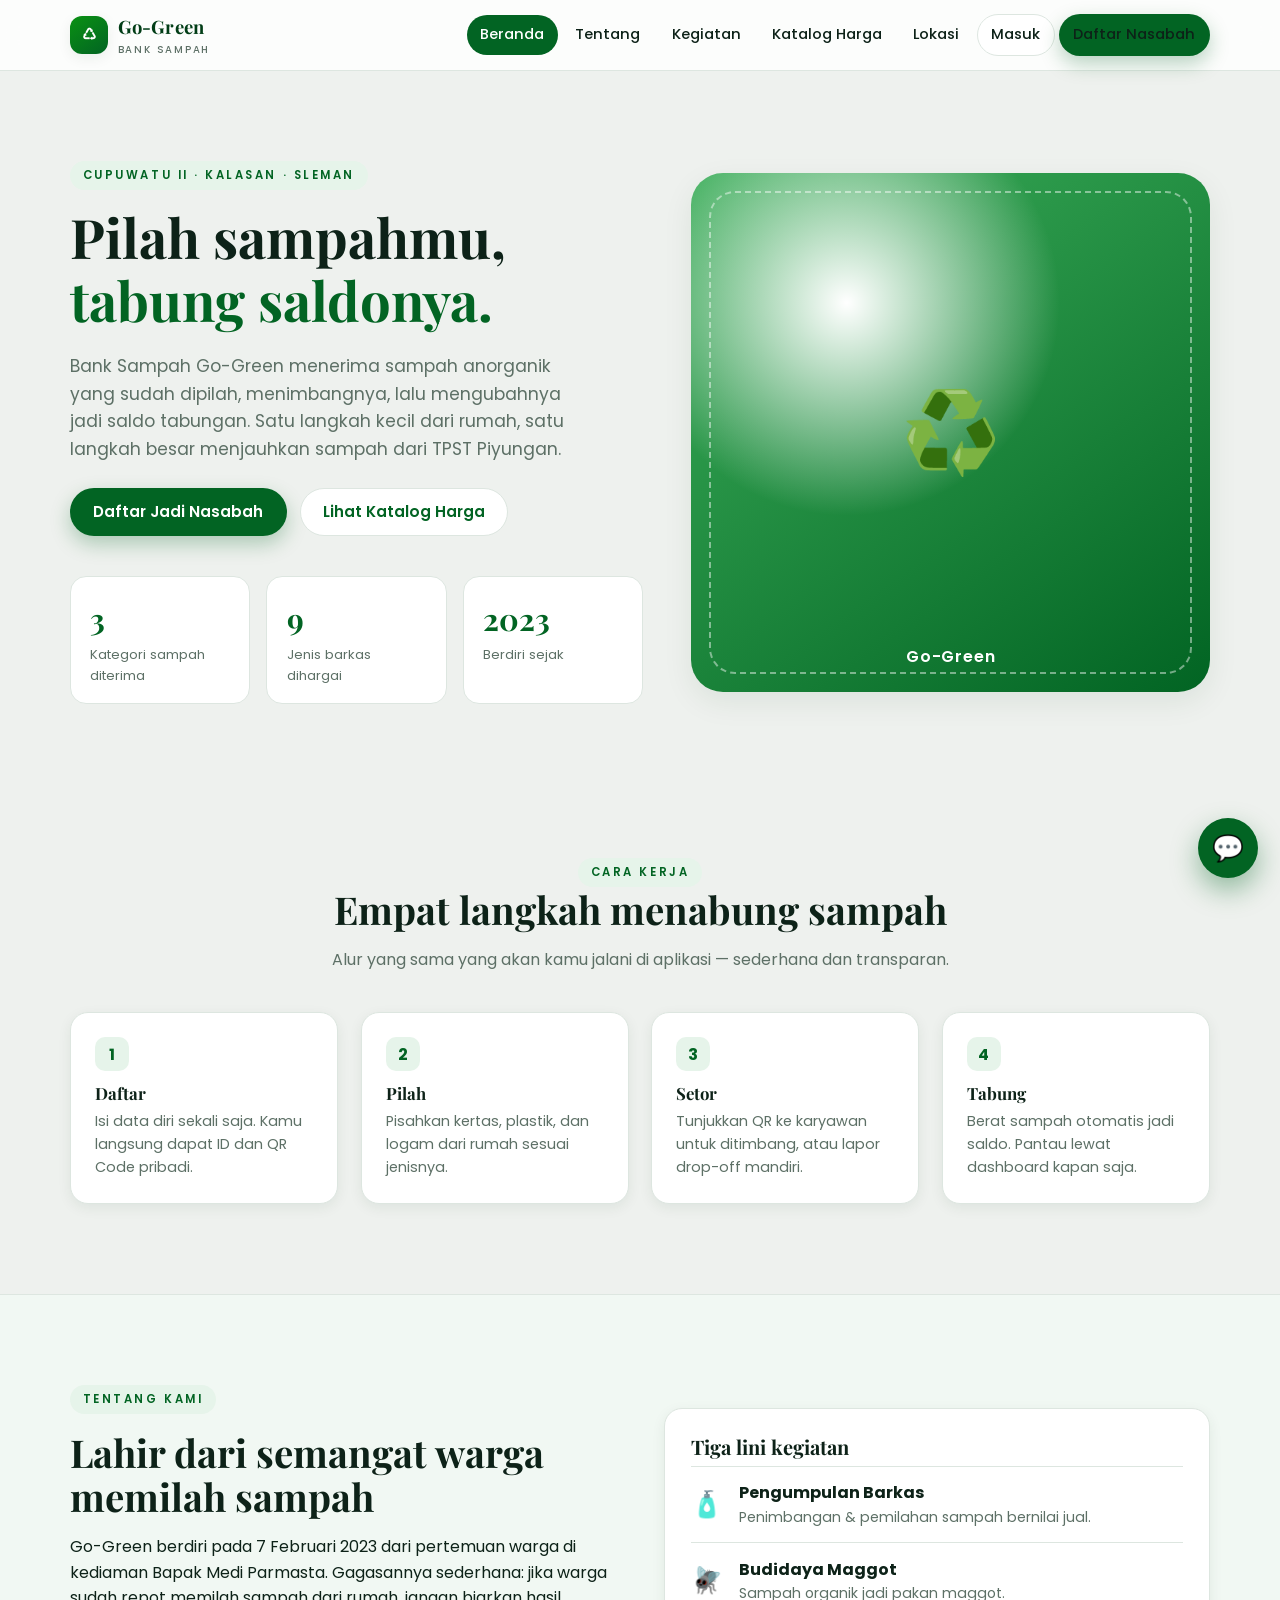
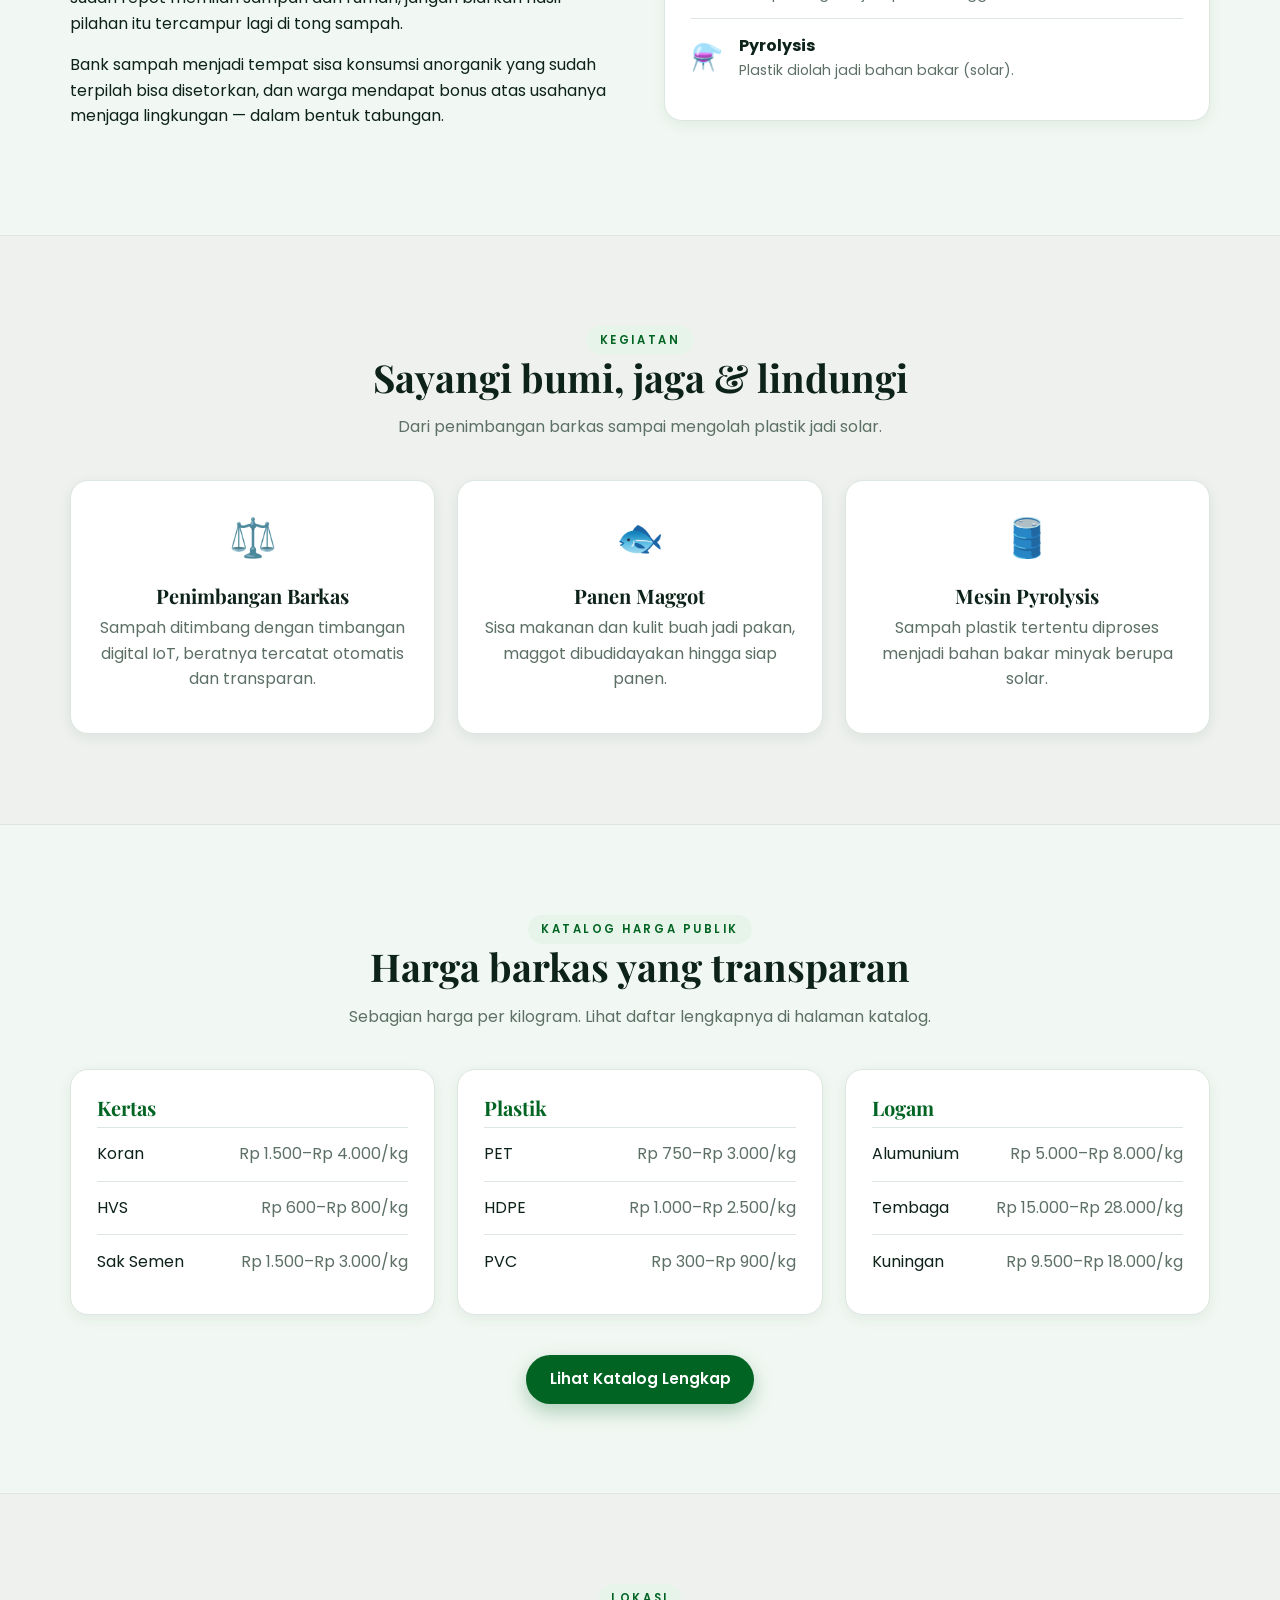
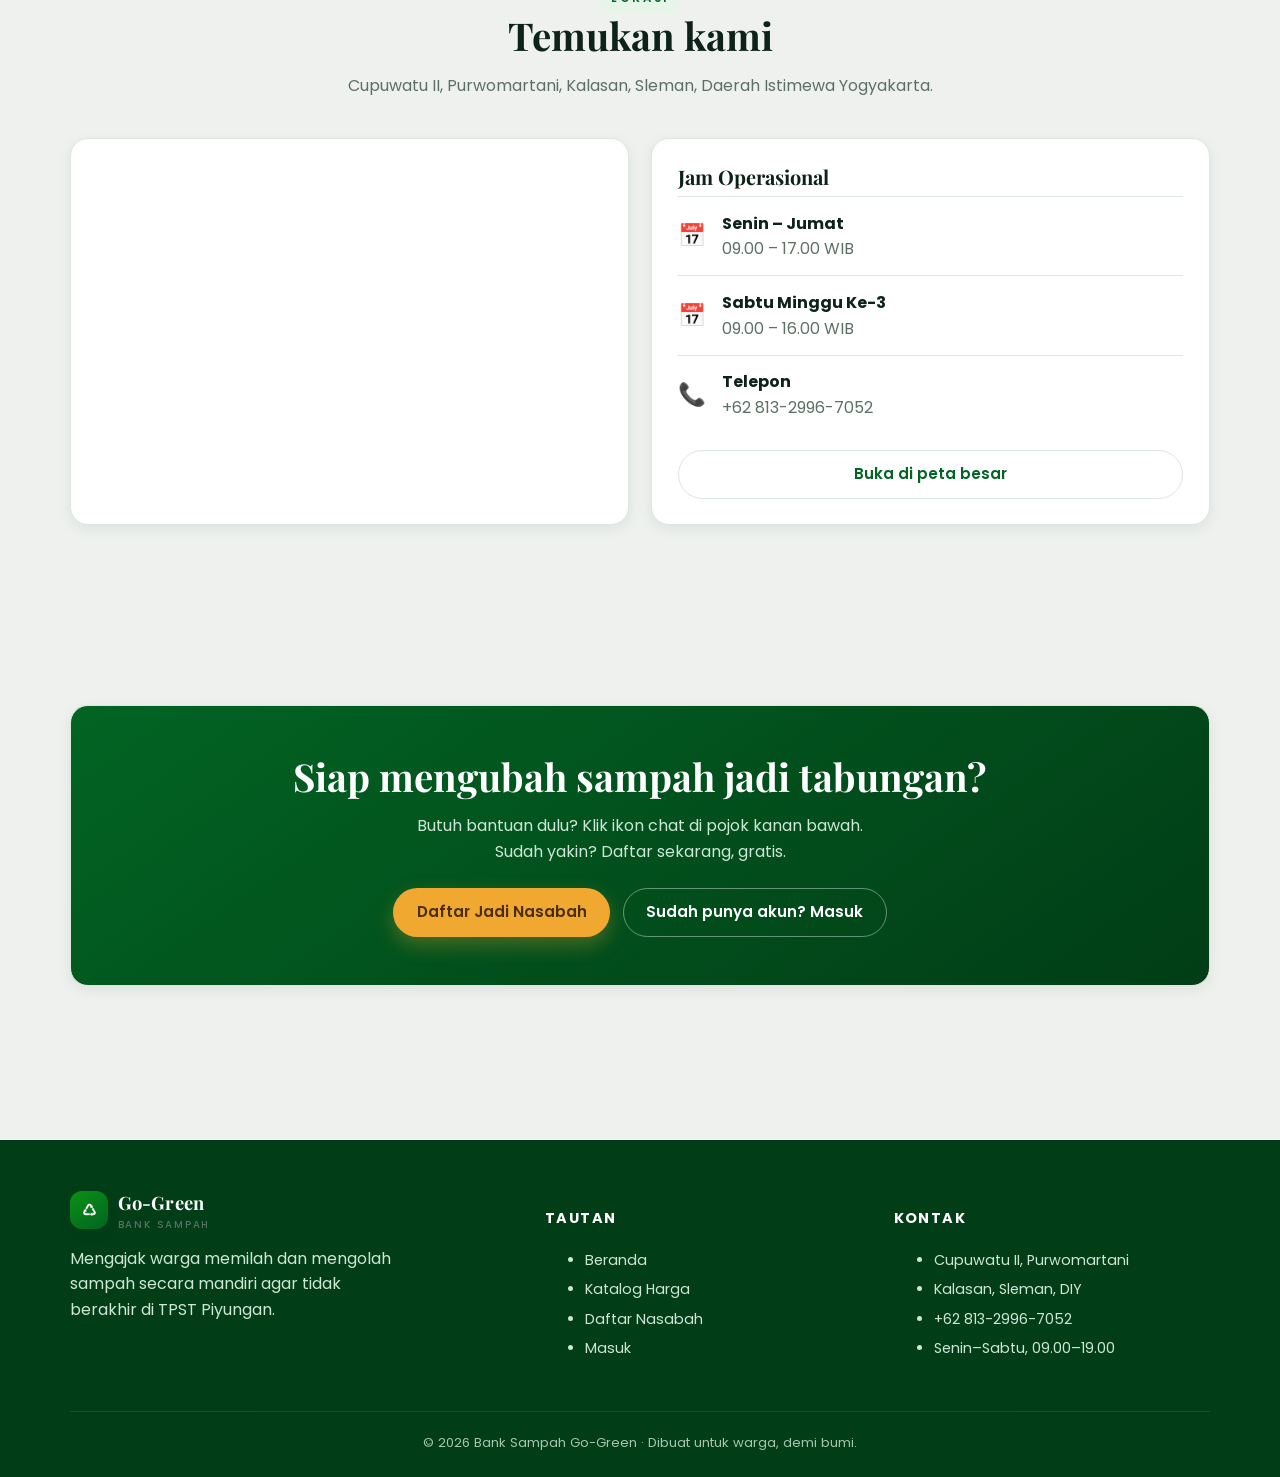
<file: index.html>
<!DOCTYPE html>
<html lang="id">
<head>
  <meta charset="UTF-8">
  <meta name="viewport" content="width=device-width, initial-scale=1.0">
  <title>Bank Sampah Go-Green — Pilah Sampah, Tabung Saldo</title>
  <meta name="description" content="Bank Sampah Go-Green: setor sampah anorganik terpilah, dapatkan saldo tabungan. Cupuwatu II, Purwomartani, Kalasan, Sleman.">
  <link rel="stylesheet" href="assets/css/app.css">
</head>
<body>
  <script src="assets/js/store.js"></script>
  <script>GG.renderTopbar('beranda', 'public');</script>

  <!-- ============ HERO ============ -->
  <header class="hero">
    <div class="container hero-grid">
      <div>
        <span class="eyebrow">Cupuwatu II · Kalasan · Sleman</span>
        <h1 class="mt-2">Pilah sampahmu, <span>tabung saldonya.</span></h1>
        <p class="lead">Bank Sampah Go-Green menerima sampah anorganik yang sudah dipilah,
          menimbangnya, lalu mengubahnya jadi saldo tabungan. Satu langkah kecil dari rumah,
          satu langkah besar menjauhkan sampah dari TPST Piyungan.</p>
        <div class="hero-cta">
          <a href="daftar.html" class="btn btn-primary">Daftar Jadi Nasabah</a>
          <a href="katalog-harga.html" class="btn btn-ghost">Lihat Katalog Harga</a>
        </div>
        <div class="stats">
          <div class="stat"><div class="n">3</div><div class="l">Kategori sampah diterima</div></div>
          <div class="stat"><div class="n">9</div><div class="l">Jenis barkas dihargai</div></div>
          <div class="stat"><div class="n">2023</div><div class="l">Berdiri sejak</div></div>
        </div>
      </div>
      <div class="hero-art">
        <div class="ring"></div>
        <div class="big">♻️</div>
        <div class="cap">Go-Green</div>
      </div>
    </div>
  </header>

  <!-- ============ ALUR JADI NASABAH (eksplorasi) ============ -->
  <section class="section" id="alur">
    <div class="container">
      <div class="section-head">
        <span class="eyebrow">Cara Kerja</span>
        <h2>Empat langkah menabung sampah</h2>
        <p>Alur yang sama yang akan kamu jalani di aplikasi — sederhana dan transparan.</p>
      </div>
      <div class="grid grid-4">
        <div class="step"><div class="num">1</div><h3>Daftar</h3><p>Isi data diri sekali saja. Kamu langsung dapat ID dan QR Code pribadi.</p></div>
        <div class="step"><div class="num">2</div><h3>Pilah</h3><p>Pisahkan kertas, plastik, dan logam dari rumah sesuai jenisnya.</p></div>
        <div class="step"><div class="num">3</div><h3>Setor</h3><p>Tunjukkan QR ke karyawan untuk ditimbang, atau lapor drop-off mandiri.</p></div>
        <div class="step"><div class="num">4</div><h3>Tabung</h3><p>Berat sampah otomatis jadi saldo. Pantau lewat dashboard kapan saja.</p></div>
      </div>
    </div>
  </section>

  <!-- ============ TENTANG ============ -->
  <section class="section" id="tentang" style="background:var(--leaf-50);border-block:1px solid var(--line)">
    <div class="container">
      <div class="grid grid-2" style="align-items:center;gap:3rem">
        <div>
          <span class="eyebrow">Tentang Kami</span>
          <h2 class="mt-2">Lahir dari semangat warga memilah sampah</h2>
          <p>Go-Green berdiri pada 7 Februari 2023 dari pertemuan warga di kediaman Bapak Medi Parmasta.
            Gagasannya sederhana: jika warga sudah repot memilah sampah dari rumah, jangan biarkan hasil
            pilahan itu tercampur lagi di tong sampah.</p>
          <p>Bank sampah menjadi tempat sisa konsumsi anorganik yang sudah terpilah bisa disetorkan,
            dan warga mendapat bonus atas usahanya menjaga lingkungan — dalam bentuk tabungan.</p>
        </div>
        <div class="card" style="background:#fff">
          <h3>Tiga lini kegiatan</h3>
          <div class="row-item"><div style="font-size:1.6rem">🧴</div><div class="grow"><b>Pengumpulan Barkas</b><div class="muted" style="font-size:.88rem">Penimbangan & pemilahan sampah bernilai jual.</div></div></div>
          <div class="row-item"><div style="font-size:1.6rem">🪰</div><div class="grow"><b>Budidaya Maggot</b><div class="muted" style="font-size:.88rem">Sampah organik jadi pakan maggot.</div></div></div>
          <div class="row-item"><div style="font-size:1.6rem">⚗️</div><div class="grow"><b>Pyrolysis</b><div class="muted" style="font-size:.88rem">Plastik diolah jadi bahan bakar (solar).</div></div></div>
        </div>
      </div>
    </div>
  </section>

  <!-- ============ KEGIATAN ============ -->
  <section class="section" id="kegiatan">
    <div class="container">
      <div class="section-head">
        <span class="eyebrow">Kegiatan</span>
        <h2>Sayangi bumi, jaga & lindungi</h2>
        <p>Dari penimbangan barkas sampai mengolah plastik jadi solar.</p>
      </div>
      <div class="grid grid-3">
        <div class="card center"><div style="font-size:2.4rem">⚖️</div><h3 class="mt-2">Penimbangan Barkas</h3><p class="muted">Sampah ditimbang dengan timbangan digital IoT, beratnya tercatat otomatis dan transparan.</p></div>
        <div class="card center"><div style="font-size:2.4rem">🐟</div><h3 class="mt-2">Panen Maggot</h3><p class="muted">Sisa makanan dan kulit buah jadi pakan, maggot dibudidayakan hingga siap panen.</p></div>
        <div class="card center"><div style="font-size:2.4rem">🛢️</div><h3 class="mt-2">Mesin Pyrolysis</h3><p class="muted">Sampah plastik tertentu diproses menjadi bahan bakar minyak berupa solar.</p></div>
      </div>
    </div>
  </section>

  <!-- ============ KATALOG RINGKAS ============ -->
  <section class="section" id="harga" style="background:var(--leaf-50);border-block:1px solid var(--line)">
    <div class="container">
      <div class="section-head">
        <span class="eyebrow">Katalog Harga Publik</span>
        <h2>Harga barkas yang transparan</h2>
        <p>Sebagian harga per kilogram. Lihat daftar lengkapnya di halaman katalog.</p>
      </div>
      <div class="grid grid-3" id="harga-preview"></div>
      <div class="center mt-4"><a href="katalog-harga.html" class="btn btn-primary">Lihat Katalog Lengkap</a></div>
    </div>
  </section>

  <!-- ============ PETA LOKASI ============ -->
  <section class="section" id="lokasi">
    <div class="container">
      <div class="section-head">
        <span class="eyebrow">Lokasi</span>
        <h2>Temukan kami</h2>
        <p>Cupuwatu II, Purwomartani, Kalasan, Sleman, Daerah Istimewa Yogyakarta.</p>
      </div>
      <div class="grid grid-2" style="gap:1.4rem;align-items:stretch">
        <div class="card" style="padding:0;overflow:hidden;min-height:320px">
          <iframe title="Peta Lokasi Bank Sampah Go-Green" width="100%" height="100%" style="border:0;min-height:320px;display:block"
            loading="lazy" referrerpolicy="no-referrer-when-downgrade"
            src="https://www.openstreetmap.org/export/embed.html?bbox=110.440%2C-7.778%2C110.470%2C-7.758&layer=mapnik&marker=-7.768%2C110.455"></iframe>
        </div>
        <div class="card">
          <h3>Jam Operasional</h3>
          <div class="row-item"><div style="font-size:1.4rem">📅</div><div class="grow"><b>Senin – Jumat</b><div class="muted">09.00 – 17.00 WIB</div></div></div>
          <div class="row-item"><div style="font-size:1.4rem">📅</div><div class="grow"><b>Sabtu Minggu Ke-3</b><div class="muted">09.00 – 16.00 WIB</div></div></div>
          <div class="row-item"><div style="font-size:1.4rem">📞</div><div class="grow"><b>Telepon</b><div class="muted">+62 813-2996-7052</div></div></div>
          <a class="btn btn-ghost btn-block mt-2" target="_blank" rel="noopener"
             href="https://www.openstreetmap.org/?mlat=-7.768&mlon=110.455#map=16/-7.768/110.455">Buka di peta besar</a>
        </div>
      </div>
    </div>
  </section>

  <!-- ============ CTA AKHIR ============ -->
  <section class="section">
    <div class="container">
      <div class="card center" style="background:linear-gradient(145deg,var(--green-700),var(--green-900));color:#fff;padding:3rem">
        <h2 style="color:#fff">Siap mengubah sampah jadi tabungan?</h2>
        <p style="color:#cfe6d6;max-width:46ch;margin-inline:auto">Butuh bantuan dulu? Klik ikon chat di pojok kanan bawah. Sudah yakin? Daftar sekarang, gratis.</p>
        <div class="hero-cta" style="justify-content:center">
          <a href="daftar.html" class="btn btn-amber">Daftar Jadi Nasabah</a>
          <a href="login.html" class="btn btn-ghost" style="background:transparent;color:#fff;border-color:rgba(255,255,255,.4)">Sudah punya akun? Masuk</a>
        </div>
      </div>
    </div>
  </section>

  <script>
    GG.renderFooter();
    GG.renderChatbot();
    // preview harga (ambil 1 item termurah & termahal tiap kategori utk ringkasan)
    (function () {
      const wrap = document.getElementById('harga-preview');
      GG.getPrices().forEach(cat => {
        const items = cat.items.map(it =>
          `<div class="row-item"><div class="grow">${it.nama}</div><div class="price muted">${GG.rupiah(it.min)}–${GG.rupiah(it.max)}/kg</div></div>`
        ).join('');
        wrap.insertAdjacentHTML('beforeend',
          `<div class="card"><h3 style="color:var(--green-700)">${cat.kategori}</h3>${items}</div>`);
      });
    })();
  </script>
</body>
</html>
</file>
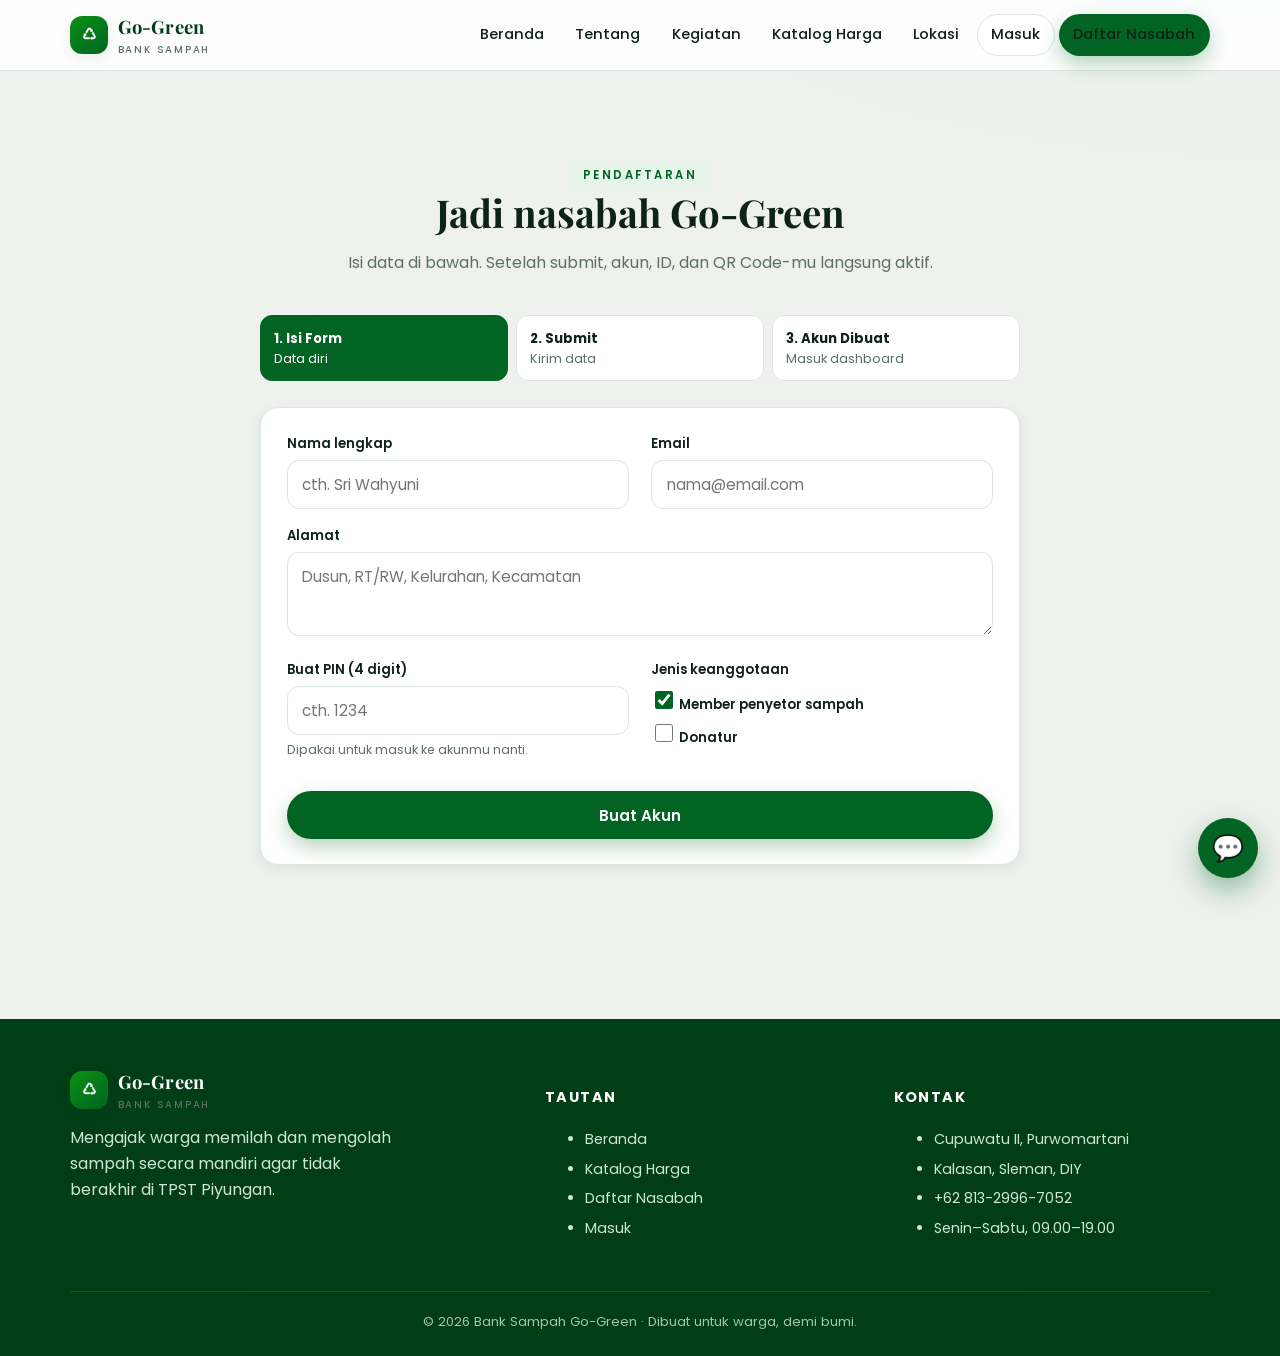
<file: daftar.html>
<!DOCTYPE html>
<html lang="id">
<head>
  <meta charset="UTF-8">
  <meta name="viewport" content="width=device-width, initial-scale=1.0">
  <title>Daftar Nasabah — Bank Sampah Go-Green</title>
  <link rel="stylesheet" href="assets/css/app.css">
</head>
<body>
  <script src="assets/js/store.js"></script>
  <script>GG.renderTopbar('', 'public');</script>

  <section class="section">
    <div class="container" style="max-width:760px">
      <div class="section-head">
        <span class="eyebrow">Pendaftaran</span>
        <h2>Jadi nasabah Go-Green</h2>
        <p>Isi data di bawah. Setelah submit, akun, ID, dan QR Code-mu langsung aktif.</p>
      </div>

      <!-- progress mengikuti flowchart Masyarakat Umum -->
      <div class="stepper">
        <div class="s active"><b>1. Isi Form</b>Data diri</div>
        <div class="s"><b>2. Submit</b>Kirim data</div>
        <div class="s"><b>3. Akun Dibuat</b>Masuk dashboard</div>
      </div>

      <div class="card" id="form-card">
        <form id="form-daftar">
          <div class="grid grid-2">
            <div class="field">
              <label for="nama">Nama lengkap</label>
              <input class="input" id="nama" name="nama" required placeholder="cth. Sri Wahyuni">
            </div>
            <div class="field">
              <label for="email">Email</label>
              <input class="input" id="email" name="email" type="email" required placeholder="nama@email.com">
            </div>
          </div>
          <div class="field">
            <label for="alamat">Alamat</label>
            <textarea class="input" id="alamat" name="alamat" required placeholder="Dusun, RT/RW, Kelurahan, Kecamatan"></textarea>
          </div>
          <div class="grid grid-2">
            <div class="field">
              <label for="pin">Buat PIN (4 digit)</label>
              <input class="input" id="pin" name="pin" inputmode="numeric" maxlength="4" pattern="\d{4}" required placeholder="cth. 1234">
              <div class="hint">Dipakai untuk masuk ke akunmu nanti.</div>
            </div>
            <div class="field">
              <label>Jenis keanggotaan</label>
              <label class="check mt-1"><input type="checkbox" id="member" checked> Member penyetor sampah</label>
              <label class="check"><input type="checkbox" id="donatur"> Donatur</label>
            </div>
          </div>
          <button class="btn btn-primary btn-block mt-2" type="submit">Buat Akun</button>
        </form>
      </div>

      <!-- kartu sukses (disembunyikan dulu) -->
      <div class="card hidden" id="success-card">
        <div class="center">
          <div class="badge green" style="font-size:.9rem">✓ Akun berhasil dibuat</div>
          <h2 class="mt-2" id="halo">Selamat datang!</h2>
          <p class="muted">Simpan ID & PIN ini untuk masuk. QR Code-mu dipakai saat menyetor sampah ke karyawan.</p>
        </div>
        <div class="grid grid-2 mt-2" style="align-items:center">
          <div>
            <div class="field"><label>ID Nasabah</label><div class="input" id="out-id" style="font-weight:700"></div></div>
            <div class="field"><label>PIN</label><div class="input" id="out-pin" style="font-weight:700"></div></div>
            <div class="field"><label>Nama</label><div class="input" id="out-nama"></div></div>
          </div>
          <div class="center">
            <div class="qr-box" id="out-qr"></div>
            <div class="qr-cap">QR Code Nasabah</div>
          </div>
        </div>
        <button class="btn btn-primary btn-block mt-2" id="go-dash">Masuk ke Dashboard</button>
      </div>
    </div>
  </section>

  <script>
    GG.renderFooter();
    GG.renderChatbot();

    const form = document.getElementById('form-daftar');
    form.addEventListener('submit', function (e) {
      e.preventDefault();
      const pin = document.getElementById('pin').value;
      if (!/^\d{4}$/.test(pin)) { GG.toast('PIN harus 4 angka.'); return; }

      const nasabah = GG.addNasabah({
        nama: document.getElementById('nama').value.trim(),
        email: document.getElementById('email').value.trim(),
        alamat: document.getElementById('alamat').value.trim(),
        pin: pin,
      });

      // tampilkan kartu sukses
      document.getElementById('form-card').classList.add('hidden');
      document.querySelector('.stepper').innerHTML =
        '<div class="s done"><b>1. Isi Form</b>Selesai</div>' +
        '<div class="s done"><b>2. Submit</b>Terkirim</div>' +
        '<div class="s active"><b>3. Akun Dibuat</b>Siap dipakai</div>';
      const sc = document.getElementById('success-card');
      sc.classList.remove('hidden');
      document.getElementById('halo').textContent = 'Halo, ' + nasabah.nama.split(' ')[0] + '!';
      document.getElementById('out-id').textContent = nasabah.id;
      document.getElementById('out-pin').textContent = nasabah.pin;
      document.getElementById('out-nama').textContent = nasabah.nama;
      document.getElementById('out-qr').innerHTML = GG.qrSVG(nasabah.id, 160);
      sc.scrollIntoView({ behavior: 'smooth' });

      document.getElementById('go-dash').onclick = function () {
        GG.login('nasabah', nasabah.id, nasabah.pin); // langsung buat sesi
        location.href = 'nasabah.html';
      };
    });
  </script>
</body>
</html>
</file>
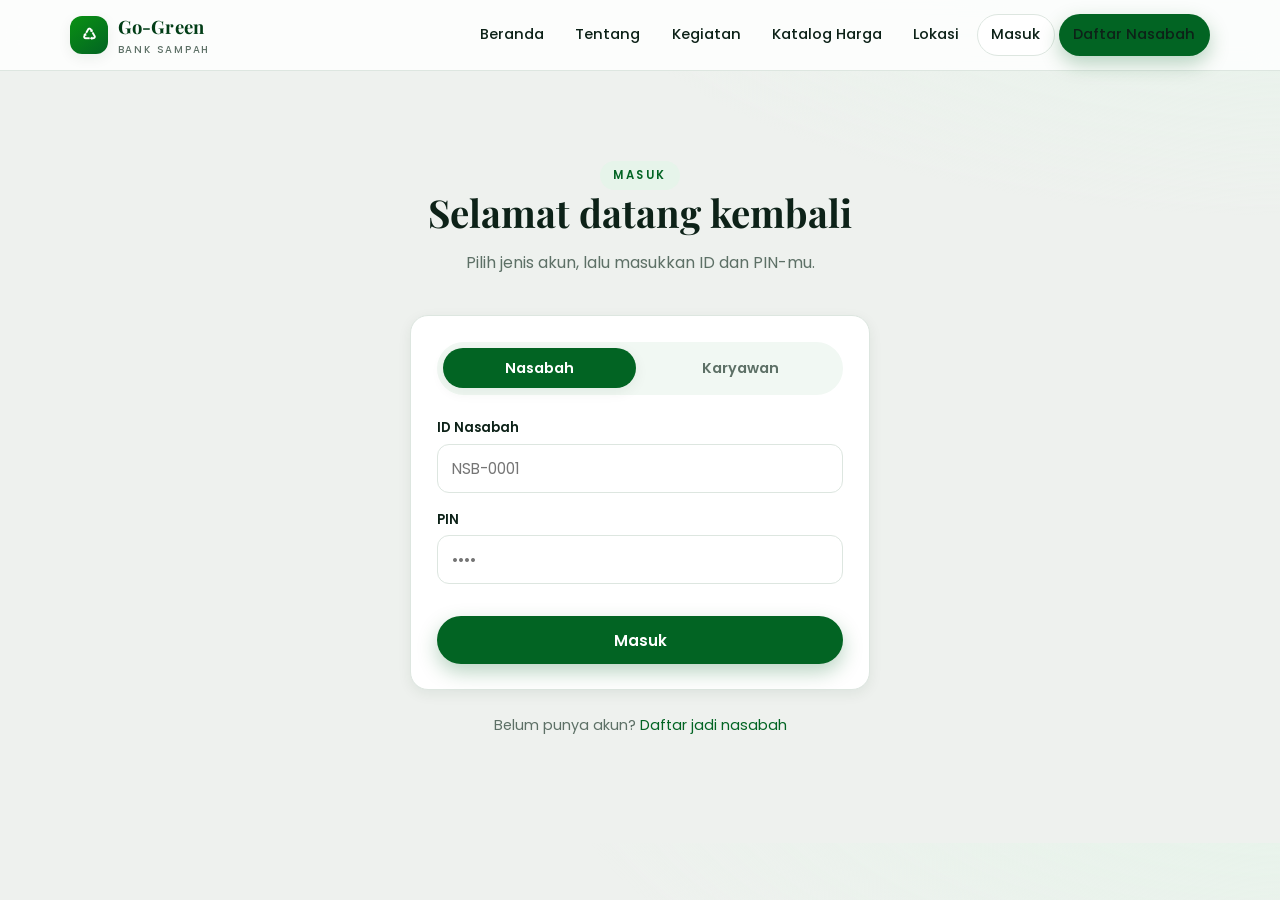
<file: karyawan.html>
<!DOCTYPE html>
<html lang="id">
<head>
  <meta charset="UTF-8">
  <meta name="viewport" content="width=device-width, initial-scale=1.0">
  <title>Dashboard Karyawan — Go-Green</title>
  <link rel="stylesheet" href="assets/css/app.css">
</head>
<body>
  <script src="assets/js/store.js"></script>
  <script>
    const admin = GG.requireRole('karyawan');
    GG.renderTopbar('dashboard', 'karyawan');
  </script>

  <section class="section">
    <div class="container">

      <!-- Header + status IoT timbangan -->
      <div class="grid grid-2" style="gap:1.4rem;align-items:center">
        <div>
          <span class="eyebrow">Dashboard Karyawan</span>
          <h2 class="mt-2" id="hi"></h2>
          <p class="muted">Terima setoran sampah nasabah dan verifikasi laporan drop-off.</p>
        </div>
        <div class="card">
          <div class="row-item" style="border:none">
            <div style="font-size:1.6rem">⚖️</div>
            <div class="grow"><b>Timbangan IoT</b>
              <div class="muted" style="font-size:.86rem" id="iot-text">Memeriksa koneksi…</div>
            </div>
            <span class="badge green" id="iot-badge"><span class="dot on" id="iot-dot"></span> <span id="iot-status">Terhubung</span></span>
          </div>
          <button class="btn btn-ghost btn-sm btn-block mt-1" onclick="toggleIoT()">Simulasikan putus / sambung koneksi</button>
        </div>
      </div>

      <!-- Tombol mulai penerimaan -->
      <div class="card mt-4" id="start-card">
        <div class="grid grid-2" style="align-items:center">
          <div>
            <h3>Penerimaan sampah baru</h3>
            <p class="muted">Mulai dengan memindai QR Code nasabah. Pastikan timbangan IoT terhubung.</p>
          </div>
          <button class="btn btn-primary btn-block" id="btn-start" onclick="scanQR()">+ Penerimaan Sampah Baru</button>
        </div>
      </div>

      <!-- Konsol penimbangan (muncul setelah scan) -->
      <div class="card mt-4 hidden" id="console">
        <div class="stepper" id="console-steps">
          <div class="s done"><b>1. Scan QR</b>Nasabah dikenali</div>
          <div class="s active"><b>2. Timbang</b>Auto dari IoT</div>
          <div class="s"><b>3. Jenis</b>Hitung harga</div>
          <div class="s"><b>4. Simpan</b>Saldo & database</div>
        </div>

        <div class="card" style="background:var(--leaf-50);box-shadow:none">
          <div class="row-item" style="border:none">
            <div style="font-size:1.5rem">👤</div>
            <div class="grow"><b id="cust-nama"></b><div class="muted" style="font-size:.86rem" id="cust-id"></div></div>
            <span class="badge green">QR terverifikasi</span>
          </div>
        </div>

        <div class="grid grid-2 mt-3" style="align-items:start">
          <!-- Timbangan -->
          <div>
            <div class="scale">
              <div class="lbl">Berat terbaca (IoT)</div>
              <div><span class="read" id="berat">0.00</span> <span class="unit">kg</span></div>
            </div>
            <button class="btn btn-amber btn-block mt-2" id="btn-baca" onclick="bacaTimbangan()">Taruh sampah → Baca timbangan</button>
            <div class="hint center mt-1">Berat terisi otomatis dari timbangan. Lalu pilih jenis sampahnya.</div>
          </div>

          <!-- Grid jenis sampah -->
          <div>
            <b style="font-size:.9rem">Klik jenis sampah (harga otomatis)</b>
            <div class="type-grid mt-1" id="type-grid"></div>
          </div>
        </div>

        <!-- Daftar item -->
        <h3 class="mt-3">Rincian setoran</h3>
        <div id="cart"><p class="muted">Belum ada item. Baca timbangan lalu pilih jenis sampah.</p></div>
        <div class="row-item" style="font-size:1.05rem"><div class="grow"><b>Total</b></div><div class="amt" id="cart-total">Rp 0</div></div>

        <div class="grid grid-2 mt-2">
          <button class="btn btn-ghost" onclick="batal()">Batalkan</button>
          <button class="btn btn-primary" id="btn-konfirmasi" onclick="konfirmasi()" disabled>Lihat konfirmasi data</button>
        </div>
      </div>

      <!-- ============ VERIFIKASI DROP-OFF ============ -->
      <div id="verifikasi" style="scroll-margin-top:90px">
        <h2 class="mt-4" style="font-size:1.5rem">Verifikasi drop-off
          <span class="badge amber" id="drop-count">0 menunggu</span>
        </h2>
        <p class="muted">Laporan setoran mandiri dari nasabah yang perlu ditimbang & diverifikasi.</p>
        <div id="drop-list" class="grid" style="gap:1rem"></div>
      </div>

    </div>
  </section>

  <script>
    GG.renderFooter();
    document.getElementById('hi').textContent = 'Halo, ' + admin.nama;

    /* ---------- STATUS IoT ---------- */
    let iotConnected = true;
    function paintIoT() {
      document.getElementById('iot-status').textContent = iotConnected ? 'Terhubung' : 'Terputus';
      document.getElementById('iot-text').textContent = iotConnected ? 'Siap membaca berat secara otomatis.' : 'Sambungkan dulu sebelum menimbang.';
      document.getElementById('iot-dot').className = 'dot ' + (iotConnected ? 'on' : 'off');
      document.getElementById('iot-badge').className = 'badge ' + (iotConnected ? 'green' : 'red');
      const baca = document.getElementById('btn-baca');
      if (baca) baca.disabled = !iotConnected;
    }
    function toggleIoT() { iotConnected = !iotConnected; paintIoT(); GG.toast(iotConnected ? 'Timbangan IoT tersambung.' : 'Koneksi timbangan diputus.', iotConnected ? null : 'amber'); }
    setTimeout(paintIoT, 400);

    /* ---------- STATE PENERIMAAN ---------- */
    let cust = null;       // nasabah terpilih
    let cart = [];         // item setoran
    let beratNow = 0;      // berat terbaca
    let activeDropoff = null; // jika verifikasi drop-off

    /* ---------- 1. SCAN QR ---------- */
    function scanQR() {
      if (!iotConnected) { GG.toast('Hubungkan timbangan IoT dulu.', 'amber'); return; }
      const nasabah = GG.listNasabah();
      const rows = nasabah.map(n => `
        <button class="btn btn-ghost btn-block" style="justify-content:flex-start;margin-bottom:.5rem" onclick="pilihNasabah('${n.id}')">
          <span style="font-size:1.2rem">📷</span> <b>${n.id}</b> — ${n.nama}
        </button>`).join('');
      openModal(`
        <h3>Scan QR Code Nasabah</h3>
        <p class="muted">Arahkan kamera ke QR nasabah. Untuk simulasi, pilih dari daftar QR terdaftar:</p>
        ${rows || '<p class="muted">Belum ada nasabah terdaftar.</p>'}
      `);
    }
    function pilihNasabah(id) {
      cust = GG.getUser('nasabah', id);
      activeDropoff = null;
      closeModal();
      startConsole();
      GG.toast('QR dikenali: ' + cust.nama);
    }

    function startConsole() {
      cart = []; beratNow = 0;
      document.getElementById('cust-nama').textContent = cust.nama;
      document.getElementById('cust-id').textContent = cust.id;
      document.getElementById('console').classList.remove('hidden');
      document.getElementById('berat').textContent = '0.00';
      renderTypes(); renderCart();
      document.getElementById('console').scrollIntoView({ behavior: 'smooth' });
    }

    /* ---------- 2. BACA TIMBANGAN (IoT auto-fill) ---------- */
    function bacaTimbangan() {
      if (!iotConnected) { GG.toast('Timbangan tidak terhubung.', 'amber'); return; }
      const target = +(Math.random() * 5.5 + 0.4).toFixed(2); // 0.4 - 5.9 kg
      const el = document.getElementById('berat');
      let t = 0; const steps = 18;
      const iv = setInterval(() => {
        t++;
        const v = (target * t / steps) + (Math.random() - .5) * .3; // bergetar
        el.textContent = Math.max(0, v).toFixed(2);
        if (t >= steps) { clearInterval(iv); el.textContent = target.toFixed(2); beratNow = target; GG.toast('Berat terbaca: ' + target.toFixed(2) + ' kg'); }
      }, 45);
    }

    /* ---------- 3. GRID JENIS SAMPAH ---------- */
    function renderTypes() {
      const g = document.getElementById('type-grid');
      g.innerHTML = GG.flatPrices().map(p => `
        <button class="type-btn" onclick="tambahItem('${p.kode}')">
          <b>${p.nama}</b><small>${GG.rupiah(p.harga)}/kg</small>
        </button>`).join('');
    }
    function tambahItem(kode) {
      if (beratNow <= 0) { GG.toast('Baca timbangan dulu sebelum pilih jenis.', 'amber'); return; }
      const p = GG.findPrice(kode);
      const subtotal = Math.round(beratNow * p.harga);
      cart.push({ kode: p.kode, nama: p.nama, berat: beratNow.toFixed(2), harga: p.harga, subtotal });
      beratNow = 0; document.getElementById('berat').textContent = '0.00';
      renderCart();
      GG.toast(p.nama + ' ditambahkan: ' + GG.rupiah(subtotal));
      markStep(3);
    }
    function hapusItem(i) { cart.splice(i, 1); renderCart(); }
    function renderCart() {
      const box = document.getElementById('cart');
      if (!cart.length) { box.innerHTML = '<p class="muted">Belum ada item. Baca timbangan lalu pilih jenis sampah.</p>'; }
      else {
        box.innerHTML = cart.map((it, i) => `
          <div class="row-item">
            <div class="grow"><b>${it.nama}</b><div class="muted" style="font-size:.84rem">${it.berat} kg × ${GG.rupiah(it.harga)}</div></div>
            <div class="amt">${GG.rupiah(it.subtotal)}</div>
            <button class="btn btn-ghost btn-sm" onclick="hapusItem(${i})">Hapus</button>
          </div>`).join('');
      }
      const total = cart.reduce((s, it) => s + it.subtotal, 0);
      document.getElementById('cart-total').textContent = GG.rupiah(total);
      document.getElementById('btn-konfirmasi').disabled = cart.length === 0;
    }
    function markStep(n) {
      const steps = document.querySelectorAll('#console-steps .s');
      steps.forEach((s, i) => { s.classList.toggle('done', i < n - 1); s.classList.toggle('active', i === n - 1); });
    }

    /* ---------- 4. KONFIRMASI + SIMPAN ---------- */
    function konfirmasi() {
      const total = cart.reduce((s, it) => s + it.subtotal, 0);
      const rows = cart.map(it => `<div class="row-item"><div class="grow">${it.nama} — ${it.berat} kg</div><div class="amt">${GG.rupiah(it.subtotal)}</div></div>`).join('');
      openModal(`
        <h3>Konfirmasi data</h3>
        <div class="row-item" style="border:none"><div class="grow"><b>${cust.nama}</b><div class="muted">${cust.id}</div></div></div>
        ${rows}
        <div class="row-item" style="font-size:1.05rem"><div class="grow"><b>Total saldo masuk</b></div><div class="amt">${GG.rupiah(total)}</div></div>
        <div class="modal-actions">
          <button class="btn btn-ghost" onclick="closeModal()">Periksa lagi</button>
          <button class="btn btn-primary" onclick="simpan()">Simpan Data & Saldo</button>
        </div>
      `, true);
      markStep(4);
    }
    function simpan() {
      const res = GG.recordSetor(cust.id, cart, activeDropoff ? 'drop-off terverifikasi' : null);
      if (activeDropoff) markDropoffDone(activeDropoff);
      closeModal();
      openModal(`
        <div class="center">
          <div class="badge green" style="font-size:.95rem">✓ Data tersimpan di database</div>
          <h3 class="mt-2">Setoran berhasil disimpan</h3>
          <p class="muted">Saldo <b>${cust.nama}</b> kini ${GG.rupiah(res.saldo)}.<br>Nasabah menerima notifikasi saldo masuk.</p>
          <button class="btn btn-primary btn-block mt-2" onclick="selesai()">Selesai</button>
        </div>`);
    }
    function markDropoffDone(id) {
      const db = GG.load();
      const d = db.dropoffs.find(x => x.id === id);
      if (d) { d.status = 'terverifikasi'; GG.save(db); }
    }
    function selesai() { closeModal(); resetConsole(); renderDropoffs(); }
    function batal() { resetConsole(); }
    function resetConsole() {
      cust = null; cart = []; beratNow = 0; activeDropoff = null;
      document.getElementById('console').classList.add('hidden');
      document.getElementById('start-card').scrollIntoView({ behavior: 'smooth' });
    }

    /* ---------- VERIFIKASI DROP-OFF ---------- */
    function renderDropoffs() {
      const pend = GG.listDropoffs('menunggu');
      document.getElementById('drop-count').textContent = pend.length + ' menunggu';
      const list = document.getElementById('drop-list');
      if (!pend.length) { list.innerHTML = '<div class="card muted">Tidak ada laporan drop-off yang menunggu.</div>'; return; }
      list.innerHTML = pend.map(d => `
        <div class="card grid grid-2" style="align-items:center;gap:1.2rem">
          <div>
            <span class="badge amber">Menunggu verifikasi</span>
            <h3 class="mt-1" style="font-size:1.05rem">${d.nasabahNama} <span class="muted" style="font-weight:400">· ${d.nasabahId}</span></h3>
            <p class="muted" style="font-size:.9rem">${d.catatan}</p>
            <div class="muted" style="font-size:.8rem">${GG.tanggal(d.t)} · ${d.id}</div>
            <div class="mt-2" style="display:flex;gap:.5rem">
              <button class="btn btn-primary btn-sm" onclick="verifikasiDrop('${d.id}')">Verifikasi & timbang</button>
              <button class="btn btn-ghost btn-sm" onclick="tolakDrop('${d.id}')">Tolak</button>
            </div>
          </div>
          <img src="${d.foto}" alt="bukti sampah" style="border-radius:12px;border:1px solid var(--line);max-height:160px;object-fit:cover;width:100%">
        </div>`).join('');
    }
    function verifikasiDrop(id) {
      const d = GG.listDropoffs().find(x => x.id === id);
      cust = GG.getUser('nasabah', d.nasabahId);
      activeDropoff = id;
      startConsole();
      GG.toast('Menimbang drop-off ' + d.id + ' milik ' + cust.nama);
    }
    function tolakDrop(id) { GG.rejectDropoff(id); renderDropoffs(); GG.toast('Laporan ditolak.', 'amber'); }
    renderDropoffs();

    /* ---------- MODAL ---------- */
    function openModal(html, noClose) {
      closeModal();
      const bg = document.createElement('div');
      bg.className = 'modal-bg'; bg.id = 'modal-bg';
      bg.innerHTML = `<div class="modal">${html}</div>`;
      if (!noClose) bg.addEventListener('click', e => { if (e.target === bg) closeModal(); });
      document.body.appendChild(bg);
    }
    function closeModal() { const m = document.getElementById('modal-bg'); if (m) m.remove(); }

    // ekspor ke global utk onclick
    Object.assign(window, { scanQR, pilihNasabah, bacaTimbangan, tambahItem, hapusItem,
      konfirmasi, simpan, selesai, batal, toggleIoT, verifikasiDrop, tolakDrop, closeModal });
  </script>
</body>
</html>
</file>
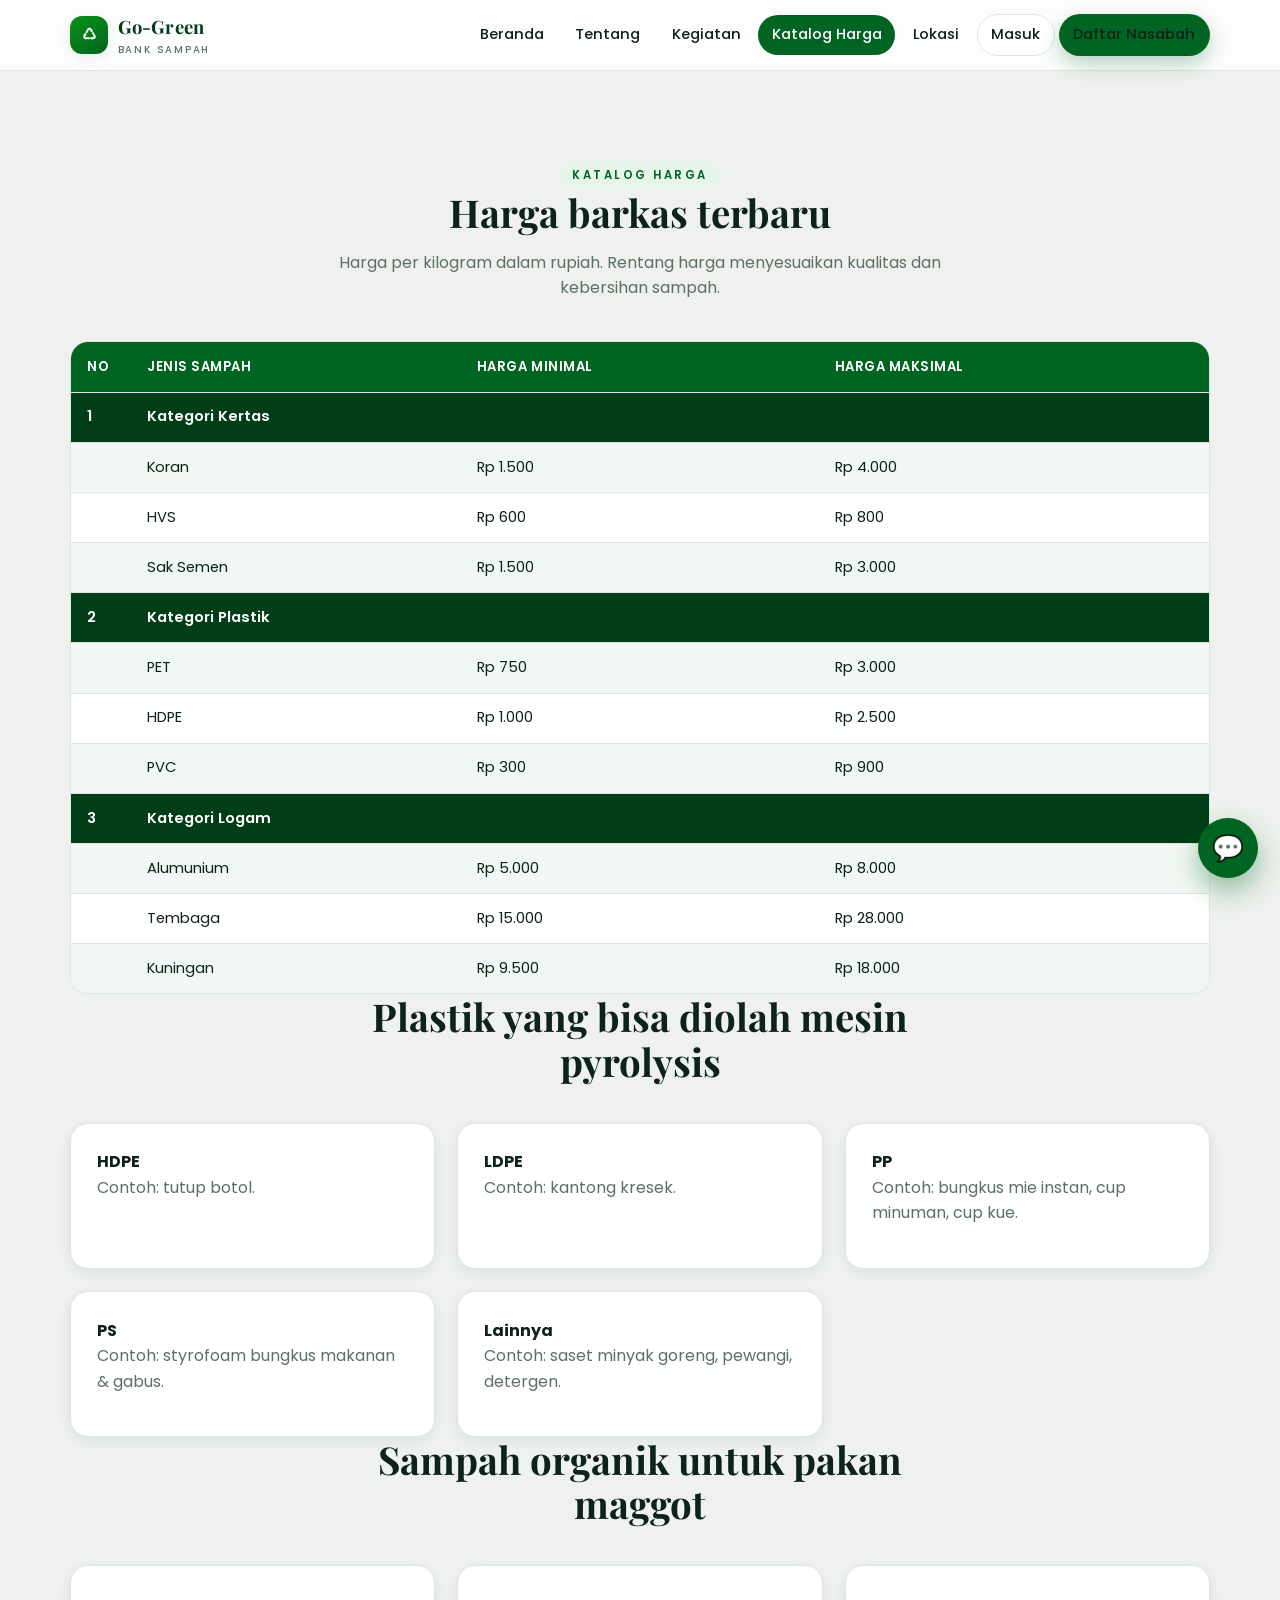
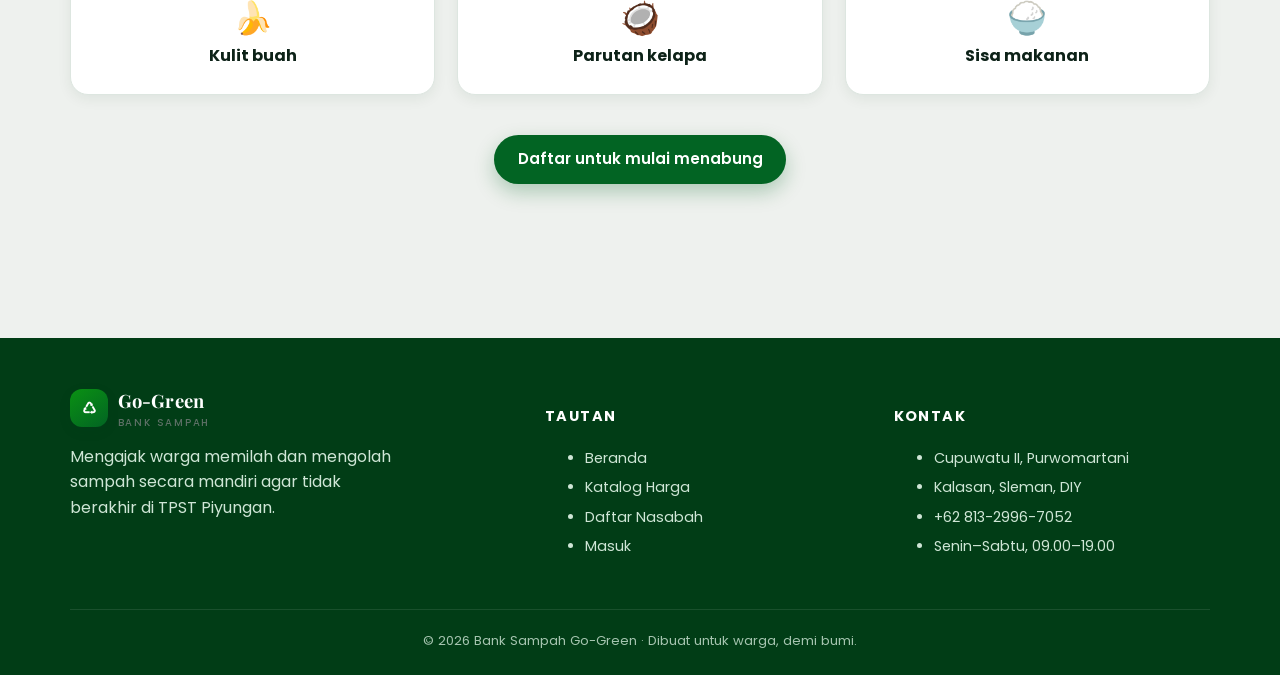
<file: katalog-harga.html>
<!DOCTYPE html>
<html lang="id">
<head>
  <meta charset="UTF-8">
  <meta name="viewport" content="width=device-width, initial-scale=1.0">
  <title>Katalog Harga — Bank Sampah Go-Green</title>
  <link rel="stylesheet" href="assets/css/app.css">
</head>
<body>
  <script src="assets/js/store.js"></script>
  <script>
    // Topbar menyesuaikan: kalau nasabah sedang login, pakai menu nasabah.
    const _s = GG.getSession();
    GG.renderTopbar('katalog', _s && _s.role === 'nasabah' ? 'nasabah' : 'public');
  </script>

  <section class="section">
    <div class="container">
      <div class="section-head">
        <span class="eyebrow">Katalog Harga</span>
        <h2>Harga barkas terbaru</h2>
        <p>Harga per kilogram dalam rupiah. Rentang harga menyesuaikan kualitas dan kebersihan sampah.</p>
      </div>

      <div class="table-wrap">
        <table class="gg">
          <thead>
            <tr><th style="width:60px">No</th><th>Jenis sampah</th><th class="price">Harga minimal</th><th class="price">Harga maksimal</th></tr>
          </thead>
          <tbody id="harga-body"></tbody>
        </table>
      </div>

      <!-- Jenis plastik untuk pyrolysis -->
      <div class="section-head mt-4">
        <h2>Plastik yang bisa diolah mesin pyrolysis</h2>
      </div>
      <div class="grid grid-3">
        <div class="card"><b>HDPE</b><p class="muted">Contoh: tutup botol.</p></div>
        <div class="card"><b>LDPE</b><p class="muted">Contoh: kantong kresek.</p></div>
        <div class="card"><b>PP</b><p class="muted">Contoh: bungkus mie instan, cup minuman, cup kue.</p></div>
        <div class="card"><b>PS</b><p class="muted">Contoh: styrofoam bungkus makanan & gabus.</p></div>
        <div class="card"><b>Lainnya</b><p class="muted">Contoh: saset minyak goreng, pewangi, detergen.</p></div>
      </div>

      <!-- Organik untuk maggot -->
      <div class="section-head mt-4">
        <h2>Sampah organik untuk pakan maggot</h2>
      </div>
      <div class="grid grid-3">
        <div class="card center"><div style="font-size:2rem">🍌</div><b>Kulit buah</b></div>
        <div class="card center"><div style="font-size:2rem">🥥</div><b>Parutan kelapa</b></div>
        <div class="card center"><div style="font-size:2rem">🍚</div><b>Sisa makanan</b></div>
      </div>

      <div class="center mt-4" id="cta"></div>
    </div>
  </section>

  <script>
    GG.renderFooter();
    if (!_s) GG.renderChatbot();

    // Render tabel harga dari data
    const body = document.getElementById('harga-body');
    let no = 0;
    GG.getPrices().forEach(cat => {
      body.insertAdjacentHTML('beforeend',
        `<tr class="cat"><td>${++no}</td><td colspan="3">Kategori ${cat.kategori}</td></tr>`);
      cat.items.forEach(it => {
        body.insertAdjacentHTML('beforeend',
          `<tr><td></td><td>${it.nama}</td><td class="price">${GG.rupiah(it.min)}</td><td class="price">${GG.rupiah(it.max)}</td></tr>`);
      });
    });

    // CTA menyesuaikan login
    const cta = document.getElementById('cta');
    cta.innerHTML = _s && _s.role === 'nasabah'
      ? '<a href="nasabah.html" class="btn btn-primary">Kembali ke Dashboard</a>'
      : '<a href="daftar.html" class="btn btn-primary">Daftar untuk mulai menabung</a>';
  </script>
</body>
</html>
</file>
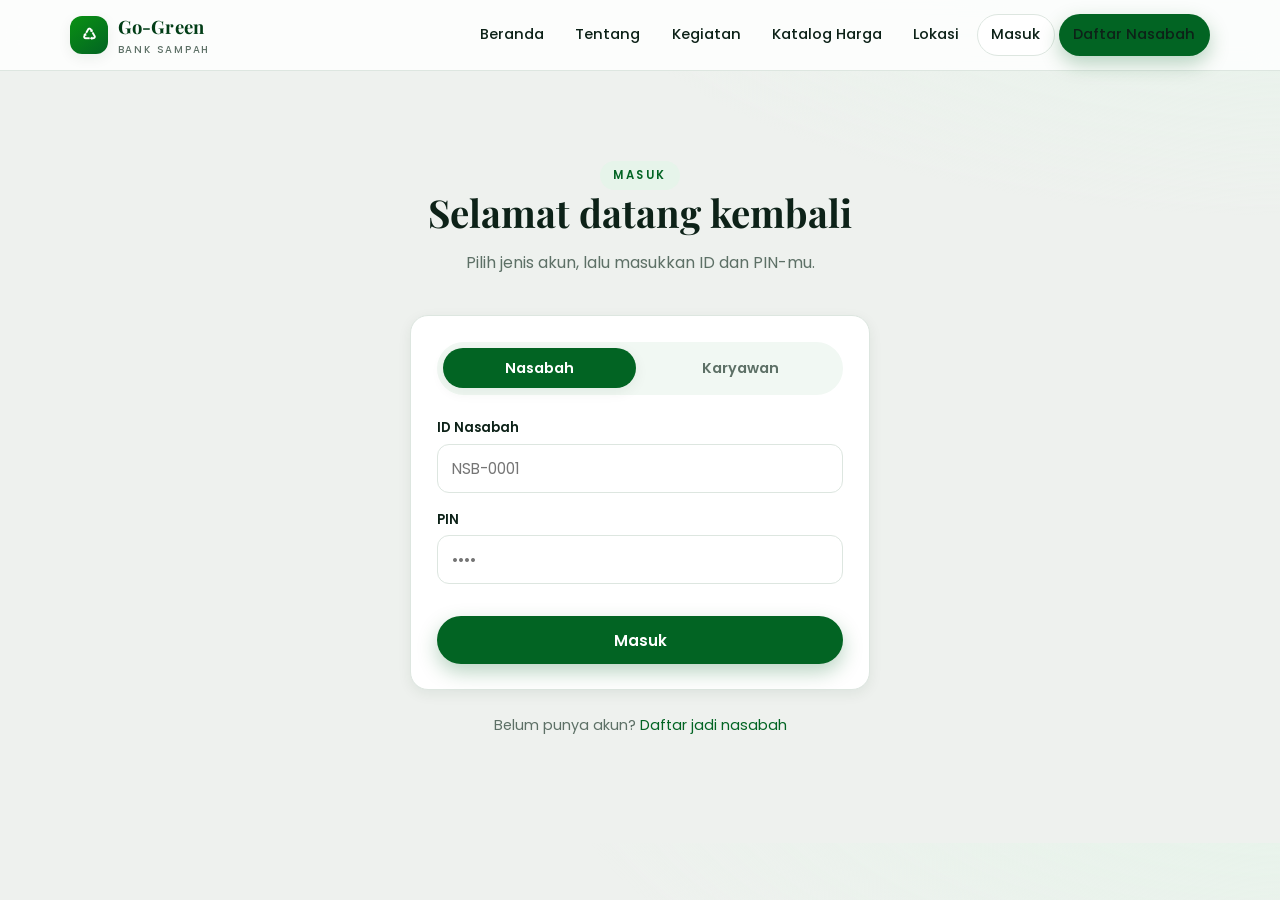
<file: login.html>
<!DOCTYPE html>
<html lang="id">
<head>
  <meta charset="UTF-8">
  <meta name="viewport" content="width=device-width, initial-scale=1.0">
  <title>Masuk — Bank Sampah Go-Green</title>
  <link rel="stylesheet" href="assets/css/app.css">
</head>
<body>
  <script src="assets/js/store.js"></script>
  <script>GG.renderTopbar('', 'public');</script>

  <section class="section">
    <div class="container" style="max-width:460px">
      <div class="section-head">
        <span class="eyebrow">Masuk</span>
        <h2>Selamat datang kembali</h2>
        <p>Pilih jenis akun, lalu masukkan ID dan PIN-mu.</p>
      </div>

      <div class="card">
        <div class="tabs">
          <button id="tab-nasabah" class="active" onclick="setRole('nasabah')">Nasabah</button>
          <button id="tab-karyawan" onclick="setRole('karyawan')">Karyawan</button>
        </div>

        <form id="login-form">
          <div class="field">
            <label for="id" id="lbl-id">ID Nasabah</label>
            <input class="input" id="id" required placeholder="NSB-0001">
          </div>
          <div class="field">
            <label for="pin">PIN</label>
            <input class="input" id="pin" type="password" required placeholder="••••">
          </div>
          <div id="face" class="hidden">
            <button type="button" class="btn btn-ghost btn-block" onclick="faceId()">📷 Scan FaceID (simulasi)</button>
            <div class="hint center mt-1">Karyawan boleh masuk pakai FaceID atau kredensial.</div>
          </div>
          <button class="btn btn-primary btn-block mt-2" type="submit">Masuk</button>
        </form>
      </div>

      <p class="center muted mt-3" style="font-size:.9rem">Belum punya akun? <a href="daftar.html">Daftar jadi nasabah</a></p>
    </div>
  </section>

  <script>
    let role = 'nasabah';
    function setRole(r) {
      role = r;
      document.getElementById('tab-nasabah').classList.toggle('active', r === 'nasabah');
      document.getElementById('tab-karyawan').classList.toggle('active', r === 'karyawan');
      document.getElementById('lbl-id').textContent = r === 'karyawan' ? 'ID Karyawan' : 'ID Nasabah';
      document.getElementById('id').placeholder = r === 'karyawan' ? 'KRY-0001' : 'NSB-0001';
      document.getElementById('face').classList.toggle('hidden', r !== 'karyawan');
    }
    function isi(r, id, pin) {
      setRole(r);
      document.getElementById('id').value = id;
      document.getElementById('pin').value = pin;
    }
    function faceId() {
      // simulasi: pakai karyawan demo pertama
      const k = GG.load().karyawan[0];
      document.getElementById('id').value = k.id;
      document.getElementById('pin').value = k.pin;
      GG.toast('FaceID dikenali: ' + k.nama, 'amber');
    }
    function go(r) { location.href = r === 'karyawan' ? 'karyawan.html' : 'nasabah.html'; }

    document.getElementById('login-form').addEventListener('submit', function (e) {
      e.preventDefault();
      const res = GG.login(role, document.getElementById('id').value, document.getElementById('pin').value);
      if (!res.ok) { GG.toast(res.msg); return; }
      GG.toast('Berhasil masuk. Halo, ' + res.user.nama + '!');
      setTimeout(() => go(role), 500);
    });
  </script>
</body>
</html>
</file>
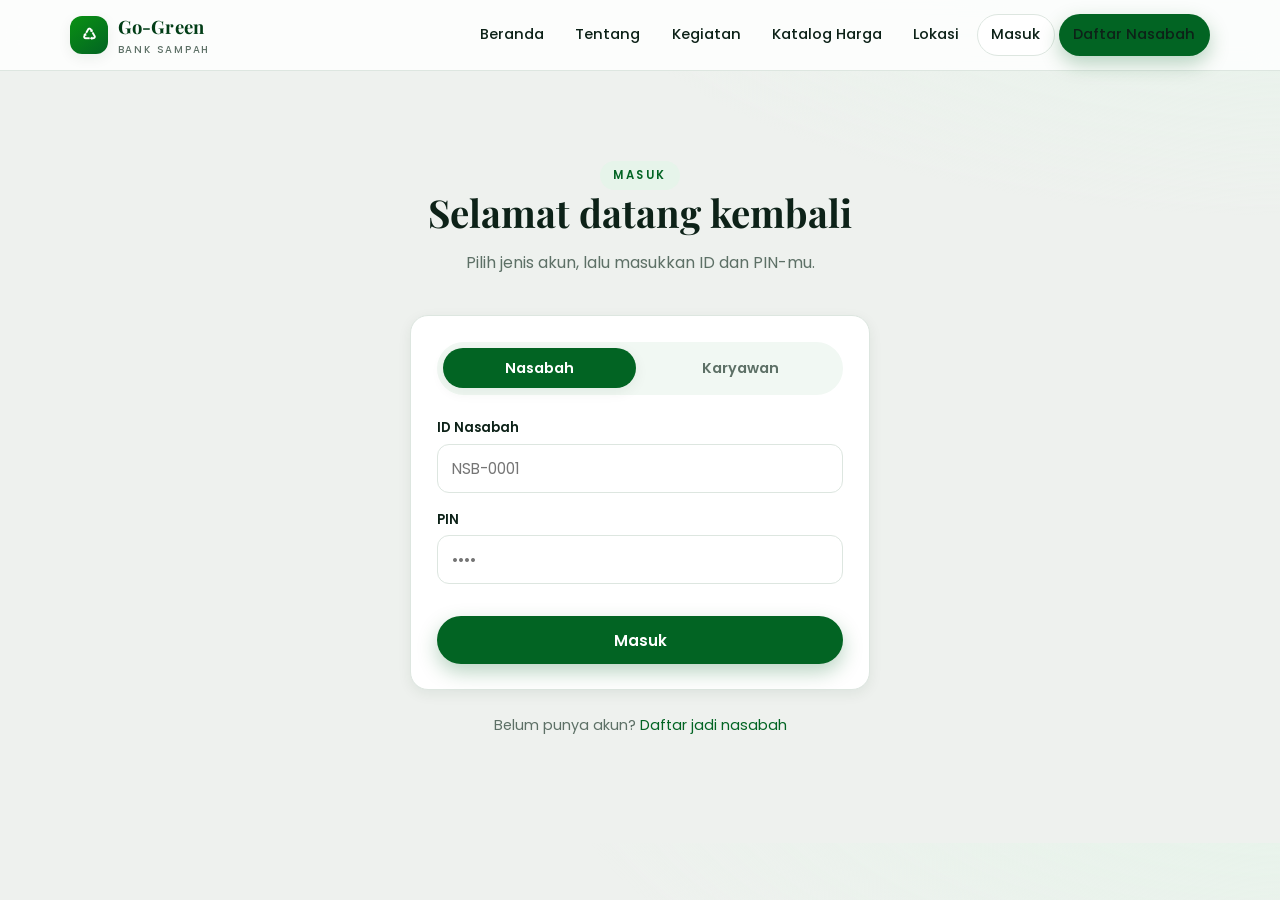
<file: nasabah.html>
<!DOCTYPE html>
<html lang="id">
<head>
  <meta charset="UTF-8">
  <meta name="viewport" content="width=device-width, initial-scale=1.0">
  <title>Dashboard Nasabah — Go-Green</title>
  <link rel="stylesheet" href="assets/css/app.css">
</head>
<body>
  <script src="assets/js/store.js"></script>
  <script>
    const me = GG.requireRole('nasabah');   // kunci halaman utk nasabah
    GG.renderTopbar('dashboard', 'nasabah');
  </script>

  <section class="section">
    <div class="container">

      <!-- Header dashboard: saldo real-time + QR -->
      <div class="grid grid-2" style="gap:1.4rem;align-items:stretch">
        <div class="saldo-card">
          <div class="lbl">Saldo tabungan · <span id="me-id"></span></div>
          <div class="amt" id="me-saldo">Rp 0</div>
          <div style="opacity:.85;font-size:.9rem" id="me-nama"></div>
          <span class="badge" style="background:rgba(255,255,255,.18);color:#fff;margin-top:.8rem">
            <span class="dot on"></span> Saldo diperbarui real-time
          </span>
        </div>
        <div class="card center">
          <div class="qr-box" id="me-qr"></div>
          <div class="qr-cap">QR Code-mu untuk menyetor</div>
        </div>
      </div>

      <!-- Pilih Menu -->
      <h2 class="mt-4" style="font-size:1.5rem">Pilih menu</h2>
      <div class="grid grid-3 mt-2">
        <div class="card menu-card" onclick="openMenu('saldo')">
          <div class="ic">📊</div><h3>Cek Saldo & Riwayat</h3>
          <p class="muted">Lihat saldo terkini dan seluruh riwayat transaksimu.</p>
        </div>
        <div class="card menu-card" onclick="openMenu('katalog')">
          <div class="ic">🏷️</div><h3>Katalog Harga</h3>
          <p class="muted">Daftar harga sampah terbaru per kilogram.</p>
        </div>
        <div class="card menu-card" onclick="openMenu('setor')">
          <div class="ic">♻️</div><h3>Presensi & Setor</h3>
          <p class="muted">Tunjukkan QR ke karyawan atau lapor drop-off mandiri.</p>
        </div>
      </div>

      <!-- ============ MENU 1: SALDO & RIWAYAT ============ -->
      <div class="card mt-4 hidden" id="panel-saldo">
        <h2 style="font-size:1.4rem">Saldo & riwayat</h2>
        <div class="saldo-card mt-2" style="max-width:360px">
          <div class="lbl">Saldo real-time</div>
          <div class="amt" id="saldo-amt">Rp 0</div>
        </div>
        <h3 class="mt-3">Riwayat transaksi</h3>
        <div id="riwayat"></div>
      </div>

      <!-- ============ MENU 2: KATALOG ============ -->
      <div class="card mt-4 hidden" id="panel-katalog">
        <h2 style="font-size:1.4rem">Daftar harga sampah terbaru</h2>
        <div class="table-wrap mt-2">
          <table class="gg">
            <thead><tr><th>Jenis</th><th>Kategori</th><th class="price">Min/kg</th><th class="price">Maks/kg</th></tr></thead>
            <tbody id="katalog-body"></tbody>
          </table>
        </div>
        <a href="katalog-harga.html" class="btn btn-ghost mt-3">Buka katalog lengkap</a>
      </div>

      <!-- ============ MENU 3: PRESENSI & SETOR ============ -->
      <div class="card mt-4 hidden" id="panel-setor">
        <h2 style="font-size:1.4rem">Presensi & setor</h2>

        <!-- Tampil QR -->
        <div class="grid grid-2 mt-2" style="align-items:center">
          <div class="center">
            <div class="qr-box" id="setor-qr"></div>
            <div class="qr-cap">Tunjukkan QR ini ke karyawan</div>
          </div>
          <div>
            <h3>Karyawan ada di tempat?</h3>
            <p class="muted">Pilih cara setor yang sesuai kondisi di lokasi.</p>
            <button class="btn btn-primary btn-block mt-1" onclick="setorMode('qr')">Ya — tunjukkan QR ke karyawan</button>
            <button class="btn btn-amber btn-block mt-2" onclick="setorMode('drop')">Tidak — lapor drop-off mandiri</button>
          </div>
        </div>

        <!-- Cabang YA -->
        <div class="card mt-3 hidden" id="branch-qr" style="background:var(--leaf-50);box-shadow:none">
          <div class="stepper">
            <div class="s done"><b>QR</b>Ditampilkan</div>
            <div class="s active"><b>Penimbangan</b>Oleh karyawan</div>
            <div class="s"><b>Notifikasi</b>Saldo masuk</div>
          </div>
          <p>Tunjukkan QR di atas ke karyawan. Setelah sampah ditimbang, saldo akan masuk otomatis dan
            kamu menerima notifikasi di sini. <b>Halaman ini memantau saldomu secara real-time.</b></p>
          <p class="muted" style="font-size:.86rem">Tip uji coba: buka halaman <b>Karyawan</b> di tab lain,
            proses penimbangan untuk ID <b id="hint-id"></b>, lalu lihat notifikasi muncul di sini.</p>
        </div>

        <!-- Cabang TIDAK -->
        <div class="card mt-3 hidden" id="branch-drop" style="background:var(--amber-50);box-shadow:none">
          <div class="stepper">
            <div class="s active"><b>Taruh sampah</b>Di lokasi</div>
            <div class="s"><b>Lapor</b>Drop-off</div>
            <div class="s"><b>Foto</b>Bukti sampah</div>
            <div class="s"><b>Verifikasi</b>Oleh admin</div>
          </div>
          <div class="field">
            <label for="drop-cat">Catatan sampah</label>
            <textarea class="input" id="drop-cat" placeholder="cth. 2 karung plastik PET & 1 ikat koran"></textarea>
          </div>
          <div class="field">
            <label for="drop-foto">Upload foto bukti sampah</label>
            <input class="input" id="drop-foto" type="file" accept="image/*">
            <div id="foto-prev" class="mt-2"></div>
          </div>
          <button class="btn btn-amber btn-block" onclick="kirimDropoff()">Kirim ke admin untuk verifikasi</button>
        </div>
      </div>

    </div>
  </section>

  <script>
    GG.renderFooter();

    // ---- isi data nasabah ----
    function refreshMe() { return GG.getUser('nasabah', GG.getSession().id); }
    function paint() {
      const u = refreshMe();
      document.getElementById('me-id').textContent = u.id;
      document.getElementById('me-nama').textContent = u.nama;
      document.getElementById('me-saldo').textContent = GG.rupiah(u.saldo);
      document.getElementById('saldo-amt').textContent = GG.rupiah(u.saldo);
    }
    document.getElementById('me-qr').innerHTML = GG.qrSVG(me.id, 150);
    document.getElementById('setor-qr').innerHTML = GG.qrSVG(me.id, 170);
    document.getElementById('hint-id').textContent = me.id;
    paint();

    // riwayat
    function renderRiwayat() {
      const u = refreshMe();
      const box = document.getElementById('riwayat');
      if (!u.riwayat.length) { box.innerHTML = '<p class="muted">Belum ada transaksi. Yuk setor sampah pertamamu!</p>'; return; }
      box.innerHTML = u.riwayat.map(r => `
        <div class="row-item">
          <div style="font-size:1.4rem">${r.tipe === 'setor' ? '♻️' : '💸'}</div>
          <div class="grow"><b>${r.ket}</b><div class="muted" style="font-size:.84rem">${GG.tanggal(r.t)}</div></div>
          <div class="amt ${r.jumlah < 0 ? 'minus' : ''}">${r.jumlah < 0 ? '−' : '+'} ${GG.rupiah(Math.abs(r.jumlah))}</div>
        </div>`).join('');
    }

    // katalog
    (function () {
      const b = document.getElementById('katalog-body');
      GG.flatPrices().forEach(p => b.insertAdjacentHTML('beforeend',
        `<tr><td>${p.nama}</td><td>${p.kategori}</td><td class="price">${GG.rupiah(p.min)}</td><td class="price">${GG.rupiah(p.max)}</td></tr>`));
    })();

    // ---- navigasi menu ----
    const panels = ['saldo', 'katalog', 'setor'];
    function openMenu(name) {
      panels.forEach(p => document.getElementById('panel-' + p).classList.toggle('hidden', p !== name));
      if (name === 'saldo') renderRiwayat();
      document.getElementById('panel-' + name).scrollIntoView({ behavior: 'smooth' });
    }

    // ---- presensi & setor ----
    function setorMode(mode) {
      document.getElementById('branch-qr').classList.toggle('hidden', mode !== 'qr');
      document.getElementById('branch-drop').classList.toggle('hidden', mode !== 'drop');
    }

    let fotoData = null;
    document.getElementById('drop-foto').addEventListener('change', function (e) {
      const file = e.target.files[0];
      if (!file) return;
      const reader = new FileReader();
      reader.onload = function (ev) {
        const img = new Image();
        img.onload = function () {
          // perkecil agar muat di localStorage
          const max = 600, scale = Math.min(1, max / img.width);
          const cv = document.createElement('canvas');
          cv.width = img.width * scale; cv.height = img.height * scale;
          cv.getContext('2d').drawImage(img, 0, 0, cv.width, cv.height);
          fotoData = cv.toDataURL('image/jpeg', 0.7);
          document.getElementById('foto-prev').innerHTML =
            `<img src="${fotoData}" style="max-width:220px;border-radius:12px;border:1px solid var(--line)">`;
        };
        img.src = ev.target.result;
      };
      reader.readAsDataURL(file);
    });

    function kirimDropoff() {
      const catatan = document.getElementById('drop-cat').value.trim();
      if (!catatan) { GG.toast('Isi catatan sampah dulu ya.'); return; }
      if (!fotoData) { GG.toast('Unggah foto bukti sampah dulu.'); return; }
      GG.addDropoff({ nasabahId: me.id, nasabahNama: me.nama, catatan, foto: fotoData });
      GG.toast('Laporan drop-off terkirim. Menunggu verifikasi admin.', 'amber');
      document.getElementById('drop-cat').value = '';
      document.getElementById('foto-prev').innerHTML = '';
      fotoData = null;
      setorMode(null);
    }

    // ---- notifikasi saldo masuk real-time ----
    let lastSaldo = refreshMe().saldo;
    function checkSaldo() {
      const now = refreshMe().saldo;
      if (now > lastSaldo) {
        GG.toast('🎉 Saldo masuk +' + GG.rupiah(now - lastSaldo) + '. Total: ' + GG.rupiah(now));
        paint(); renderRiwayat();
      } else if (now !== lastSaldo) { paint(); renderRiwayat(); }
      lastSaldo = now;
    }
    setInterval(checkSaldo, 1500);
    window.addEventListener('storage', checkSaldo); // antar-tab

    window.openMenu = openMenu;
    window.setorMode = setorMode;
    window.kirimDropoff = kirimDropoff;
  </script>
</body>
</html>
</file>
<file: assets/css/app.css>
/* ============================================================
   Bank Sampah Go-Green — App Stylesheet
   Tema: hijau daur ulang, font Playfair Display + Poppins
   ============================================================ */

@import url('https://fonts.googleapis.com/css2?family=Playfair+Display:wght@600;700;800&family=Poppins:wght@300;400;500;600;700&display=swap');

:root {
  --green-900: #013d16;
  --green-700: #026423;   /* warna brand utama */
  --green-500: #0a9113;
  --green-300: #3cae5a;
  --leaf-100:  #e6f4ea;
  --leaf-50:   #f1f8f3;
  --amber:     #f0a830;   /* IoT / sorotan / peringatan */
  --amber-700: #c97e16;
  --amber-50:  #fcf2dd;
  --ink:       #0d2218;
  --muted:     #5d7066;
  --paper:     #eef1ee;
  --card:      #ffffff;
  --line:      #dde6e0;
  --danger:    #c0392b;
  --shadow:    0 10px 30px rgba(1, 61, 22, .08);
  --shadow-sm: 0 4px 14px rgba(1, 61, 22, .07);
  --radius:    18px;
}

* { box-sizing: border-box; }

html { scroll-behavior: smooth; }

body {
  margin: 0;
  font-family: 'Poppins', sans-serif;
  color: var(--ink);
  background:
    radial-gradient(1200px 500px at 100% -10%, var(--leaf-100), transparent 60%),
    var(--paper);
  line-height: 1.6;
  -webkit-font-smoothing: antialiased;
}

h1, h2, h3 { font-family: 'Playfair Display', serif; line-height: 1.15; margin: 0 0 .4em; }
h1 { font-size: clamp(2rem, 4.5vw, 3.4rem); }
h2 { font-size: clamp(1.6rem, 3vw, 2.4rem); }
h3 { font-size: 1.25rem; }
p  { margin: 0 0 1rem; color: var(--ink); }
a  { color: var(--green-700); text-decoration: none; }
img { max-width: 100%; display: block; }

.container { width: min(1140px, 92%); margin-inline: auto; }
.muted { color: var(--muted); }
.center { text-align: center; }
.mt-1{margin-top:.5rem}.mt-2{margin-top:1rem}.mt-3{margin-top:1.5rem}.mt-4{margin-top:2.5rem}
.hidden { display: none !important; }

/* ---------- Eyebrow + section title ---------- */
.eyebrow {
  display: inline-block;
  font-size: .72rem; font-weight: 600; letter-spacing: .22em;
  text-transform: uppercase; color: var(--green-700);
  background: var(--leaf-100); padding: .35rem .8rem; border-radius: 30px;
}
.section { padding: clamp(3rem, 7vw, 6rem) 0; }
.section-head { max-width: 640px; margin: 0 auto 2.5rem; text-align: center; }
.section-head p { color: var(--muted); }

/* ============================================================
   TOPBAR
   ============================================================ */
.topbar {
  position: sticky; top: 0; z-index: 50;
  background: rgba(255,255,255,.82);
  backdrop-filter: blur(14px);
  border-bottom: 1px solid var(--line);
}
.topbar-inner {
  display: flex; align-items: center; gap: 1.2rem;
  height: 70px;
}
.brand { display: flex; align-items: center; gap: .6rem; font-weight: 700; color: var(--green-900); }
.brand .mark {
  width: 38px; height: 38px; border-radius: 12px; display: grid; place-items: center;
  background: linear-gradient(145deg, var(--green-500), var(--green-700));
  color: #fff; box-shadow: var(--shadow-sm);
}
.brand b { font-family: 'Playfair Display', serif; font-size: 1.15rem; letter-spacing: .2px; }
.brand small { display:block; font-size:.62rem; font-weight:500; letter-spacing:.18em; color:var(--muted); text-transform:uppercase; }
.nav { display: flex; gap: .25rem; margin-left: auto; align-items: center; }
.nav a {
  color: var(--ink); font-weight: 500; font-size: .92rem;
  padding: .5rem .85rem; border-radius: 30px; transition: .2s;
}
.nav a:hover { background: var(--leaf-100); color: var(--green-700); }
.nav a.active { background: var(--green-700); color: #fff; }
.nav .who { font-size: .82rem; color: var(--muted); margin-right: .4rem; }
.menu-toggle { display:none; background:none;border:none;cursor:pointer;font-size:1.6rem;color:var(--green-700); }

/* ============================================================
   BUTTONS
   ============================================================ */
.btn {
  display: inline-flex; align-items: center; gap: .5rem; justify-content: center;
  font-family: inherit; font-weight: 600; font-size: .95rem;
  padding: .7rem 1.4rem; border-radius: 30px; border: 1px solid transparent;
  cursor: pointer; transition: .2s; text-align: center;
}
.btn-primary { background: var(--green-700); color: #fff; box-shadow: 0 8px 20px rgba(2,100,35,.28); }
.btn-primary:hover { background: var(--green-900); transform: translateY(-1px); }
.btn-amber { background: var(--amber); color: #4a2e00; box-shadow: 0 8px 20px rgba(240,168,48,.3); }
.btn-amber:hover { background: var(--amber-700); color:#fff; transform: translateY(-1px); }
.btn-ghost { background: #fff; color: var(--green-700); border-color: var(--line); }
.btn-ghost:hover { border-color: var(--green-300); background: var(--leaf-50); }
.btn-block { width: 100%; }
.btn:disabled { opacity: .5; cursor: not-allowed; transform: none; }
.btn-sm { padding: .45rem .9rem; font-size: .82rem; }

/* ============================================================
   CARDS / GRID
   ============================================================ */
.card {
  background: var(--card); border: 1px solid var(--line);
  border-radius: var(--radius); padding: 1.6rem; box-shadow: var(--shadow-sm);
}
.grid { display: grid; gap: 1.4rem; }
.grid-2 { grid-template-columns: repeat(2, 1fr); }
.grid-3 { grid-template-columns: repeat(3, 1fr); }
.grid-4 { grid-template-columns: repeat(4, 1fr); }

/* ============================================================
   HERO (landing)
   ============================================================ */
.hero { position: relative; overflow: hidden; padding: clamp(3rem,7vw,6rem) 0 clamp(2rem,5vw,4rem); }
.hero-grid { display: grid; grid-template-columns: 1.05fr .95fr; gap: 3rem; align-items: center; }
.hero h1 span { color: var(--green-700); }
.hero p.lead { font-size: 1.08rem; color: var(--muted); max-width: 46ch; }
.hero-cta { display: flex; gap: .8rem; flex-wrap: wrap; margin-top: 1.5rem; }
.hero-art {
  aspect-ratio: 1/1; border-radius: 32px; position: relative;
  background:
    radial-gradient(circle at 30% 25%, #fff, transparent 40%),
    linear-gradient(145deg, var(--green-300), var(--green-700));
  box-shadow: var(--shadow); display: grid; place-items: center; color: #fff;
}
.hero-art .ring { position:absolute; inset: 18px; border: 2px dashed rgba(255,255,255,.45); border-radius: 26px; animation: spin 40s linear infinite; }
@keyframes spin { to { transform: rotate(360deg); } }
.hero-art .big { font-size: 5rem; }
.hero-art .cap { position:absolute; bottom: 22px; font-weight:600; letter-spacing:.05em; }

/* stat strip */
.stats { display: grid; grid-template-columns: repeat(3,1fr); gap: 1rem; margin-top: 2.5rem; }
.stat { background:#fff; border:1px solid var(--line); border-radius: 16px; padding: 1.1rem 1.2rem; }
.stat .n { font-family:'Playfair Display',serif; font-size: 1.9rem; color: var(--green-700); font-weight: 700; }
.stat .l { font-size: .82rem; color: var(--muted); }

/* feature / step cards */
.step { background:#fff; border:1px solid var(--line); border-radius: var(--radius); padding: 1.5rem; box-shadow: var(--shadow-sm); }
.step .num {
  width: 34px;height:34px;border-radius:10px;display:grid;place-items:center;font-weight:700;
  background: var(--leaf-100); color: var(--green-700); margin-bottom: .8rem;
}
.step h3 { font-size: 1.05rem; }
.step p { font-size: .9rem; color: var(--muted); margin: 0; }

/* ============================================================
   STEPPER (alur proses)
   ============================================================ */
.stepper { display:flex; flex-wrap:wrap; gap:.5rem; margin-bottom: 1.6rem; }
.stepper .s {
  flex:1; min-width: 120px; padding:.7rem .8rem; border-radius: 12px; font-size:.8rem;
  background:#fff; border:1px solid var(--line); color: var(--muted); position:relative;
}
.stepper .s b { display:block; color: var(--ink); font-size:.82rem; }
.stepper .s.done { background: var(--leaf-100); border-color: var(--green-300); color: var(--green-700); }
.stepper .s.active { background: var(--green-700); border-color: var(--green-700); color:#fff; }
.stepper .s.active b { color:#fff; }

/* ============================================================
   TABLES (katalog harga)
   ============================================================ */
.table-wrap { overflow-x: auto; border-radius: var(--radius); border:1px solid var(--line); }
table.gg { width:100%; border-collapse: collapse; background:#fff; font-size:.92rem; }
table.gg thead th {
  background: var(--green-700); color:#fff; text-align:left; padding: .9rem 1rem;
  font-weight:600; font-size:.82rem; letter-spacing:.04em; text-transform:uppercase;
}
table.gg td { padding: .8rem 1rem; border-top:1px solid var(--line); }
table.gg tbody tr:nth-child(even) { background: var(--leaf-50); }
table.gg .cat td { background: var(--green-900); color:#fff; font-weight:600; }
table.gg .price { font-variant-numeric: tabular-nums; white-space: nowrap; }

/* ============================================================
   FORMS
   ============================================================ */
.field { margin-bottom: 1rem; }
.field label { display:block; font-size:.82rem; font-weight:600; margin-bottom:.35rem; color: var(--ink); }
.input, select.input, textarea.input {
  width:100%; font-family:inherit; font-size:.95rem; color: var(--ink);
  padding:.75rem .9rem; border:1px solid var(--line); border-radius: 12px; background:#fff; transition:.2s;
}
.input:focus { outline:none; border-color: var(--green-500); box-shadow: 0 0 0 3px var(--leaf-100); }
textarea.input { resize: vertical; min-height: 84px; }
.hint { font-size:.78rem; color: var(--muted); margin-top:.3rem; }
.check { display:flex; align-items:center; gap:.5rem; font-size:.9rem; }
.check input { width:18px;height:18px;accent-color: var(--green-700); }

/* role pills (login) */
.tabs { display:flex; gap:.5rem; background: var(--leaf-50); padding:.4rem; border-radius: 30px; margin-bottom:1.4rem; }
.tabs button {
  flex:1; border:none; background:none; font-family:inherit; font-weight:600; font-size:.9rem;
  padding:.6rem; border-radius: 30px; cursor:pointer; color: var(--muted);
}
.tabs button.active { background: var(--green-700); color:#fff; box-shadow: var(--shadow-sm); }

/* ============================================================
   BADGES / NOTIF
   ============================================================ */
.badge { display:inline-flex; align-items:center; gap:.35rem; font-size:.74rem; font-weight:600; padding:.25rem .6rem; border-radius: 20px; }
.badge.green { background: var(--leaf-100); color: var(--green-700); }
.badge.amber { background: var(--amber-50); color: var(--amber-700); }
.badge.red   { background: #fbe3e0; color: var(--danger); }
.dot { width:9px;height:9px;border-radius:50%; display:inline-block; }
.dot.on { background: var(--green-500); box-shadow:0 0 0 4px rgba(10,145,19,.18); animation: pulse 1.8s infinite; }
.dot.off { background: #b9c4be; }
@keyframes pulse { 0%,100%{box-shadow:0 0 0 4px rgba(10,145,19,.18)} 50%{box-shadow:0 0 0 7px rgba(10,145,19,0)} }

/* ============================================================
   DASHBOARD bits
   ============================================================ */
.saldo-card {
  background: linear-gradient(145deg, var(--green-700), var(--green-900));
  color:#fff; border-radius: var(--radius); padding: 1.8rem; box-shadow: var(--shadow);
}
.saldo-card .lbl { font-size:.8rem; opacity:.85; letter-spacing:.04em; }
.saldo-card .amt { font-family:'Playfair Display',serif; font-size: 2.4rem; font-weight:800; }

.menu-card { cursor:pointer; transition:.2s; }
.menu-card:hover { transform: translateY(-3px); border-color: var(--green-300); box-shadow: var(--shadow); }
.menu-card .ic { width:48px;height:48px;border-radius:14px;display:grid;place-items:center;font-size:1.4rem;background:var(--leaf-100);color:var(--green-700);margin-bottom:.8rem; }

/* IoT scale readout */
.scale {
  background: #06240f; color: var(--green-300); border-radius: 14px; padding: 1.2rem 1.4rem;
  font-variant-numeric: tabular-nums; text-align:center; border:1px solid #0c3d1c;
}
.scale .read { font-family:'Playfair Display',serif; font-size: 3rem; font-weight:800; color:#9af0b1; }
.scale .unit { font-size: 1.1rem; color: var(--green-300); }
.scale .lbl { font-size:.74rem; letter-spacing:.2em; text-transform:uppercase; opacity:.8; }

/* jenis sampah grid (karyawan) */
.type-grid { display:grid; grid-template-columns: repeat(3,1fr); gap:.7rem; }
.type-btn {
  border:1px solid var(--line); background:#fff; border-radius:12px; padding:.8rem .6rem;
  cursor:pointer; text-align:center; font-family:inherit; transition:.15s;
}
.type-btn:hover { border-color: var(--green-300); background: var(--leaf-50); }
.type-btn.sel { border-color: var(--green-700); background: var(--leaf-100); box-shadow: inset 0 0 0 1px var(--green-700); }
.type-btn b { display:block; font-size:.9rem; }
.type-btn small { color: var(--muted); font-size:.74rem; }

/* QR */
.qr-box { display:inline-block; padding:14px; background:#fff; border:1px solid var(--line); border-radius:16px; box-shadow: var(--shadow-sm); }
.qr-box svg { display:block; }
.qr-cap { font-size:.78rem; color: var(--muted); margin-top:.5rem; text-align:center; }

/* list rows */
.row-item { display:flex; align-items:center; gap:1rem; padding:.85rem 0; border-top:1px solid var(--line); }
.row-item:first-child { border-top:none; }
.row-item .grow { flex:1; }
.row-item .amt { font-weight:700; color: var(--green-700); white-space:nowrap; }
.row-item .amt.minus { color: var(--danger); }

/* ============================================================
   TOAST + MODAL
   ============================================================ */
.toast-wrap { position: fixed; right: 18px; bottom: 18px; z-index: 200; display:flex; flex-direction:column; gap:.6rem; }
.toast {
  background: var(--green-900); color:#fff; padding:.85rem 1.1rem; border-radius:12px;
  box-shadow: var(--shadow); font-size:.9rem; max-width: 320px; animation: slidein .3s ease;
}
.toast.amber { background: var(--amber-700); }
@keyframes slidein { from{transform:translateY(12px);opacity:0} to{transform:none;opacity:1} }

.modal-bg {
  position: fixed; inset:0; background: rgba(1,30,12,.55); backdrop-filter: blur(3px);
  display:grid; place-items:center; z-index:150; padding:1rem;
}
.modal {
  background:#fff; border-radius: var(--radius); padding: 1.8rem; width: min(460px, 100%);
  box-shadow: var(--shadow); animation: slidein .25s ease;
}
.modal h3 { margin-top:0; }
.modal-actions { display:flex; gap:.6rem; margin-top:1.4rem; }
.modal-actions .btn { flex:1; }

/* ============================================================
   CHATBOT (floating)
   ============================================================ */
.fab {
  position: fixed; right: 22px; bottom: 22px; z-index: 120;
  width: 60px; height: 60px; border-radius: 50%; border:none; cursor:pointer;
  background: var(--green-700); color:#fff; font-size: 1.6rem;
  box-shadow: 0 12px 28px rgba(2,100,35,.4); transition:.2s;
}
.fab:hover { transform: scale(1.06); }
.chat {
  position: fixed; right: 22px; bottom: 94px; z-index: 121;
  width: min(340px, 90vw); height: 460px; background:#fff; border-radius: 20px;
  box-shadow: var(--shadow); display:flex; flex-direction:column; overflow:hidden;
  border:1px solid var(--line); transform-origin: bottom right; animation: slidein .25s ease;
}
.chat-head { background: var(--green-700); color:#fff; padding: 1rem 1.1rem; }
.chat-head b { font-family:'Playfair Display',serif; }
.chat-body { flex:1; overflow-y:auto; padding: 1rem; display:flex; flex-direction:column; gap:.6rem; background: var(--leaf-50); }
.bubble { padding:.6rem .85rem; border-radius:14px; font-size:.88rem; max-width: 85%; }
.bubble.bot { background:#fff; border:1px solid var(--line); align-self:flex-start; border-bottom-left-radius:4px; }
.bubble.me  { background: var(--green-700); color:#fff; align-self:flex-end; border-bottom-right-radius:4px; }
.chat-chips { display:flex; flex-wrap:wrap; gap:.4rem; padding:.6rem; border-top:1px solid var(--line); background:#fff; }
.chip { font-size:.78rem; border:1px solid var(--line); background:#fff; border-radius:20px; padding:.35rem .7rem; cursor:pointer; }
.chip:hover { background: var(--leaf-100); border-color: var(--green-300); }

/* ============================================================
   FOOTER
   ============================================================ */
.site-footer { background: var(--green-900); color: #cfe6d6; padding: 3rem 0 1.5rem; margin-top: 4rem; }
.site-footer a { color:#cfe6d6; }
.foot-grid { display:grid; grid-template-columns: 1.4fr 1fr 1fr; gap:2rem; }
.site-footer h4 { color:#fff; font-family:'Poppins'; font-size:.9rem; letter-spacing:.1em; text-transform:uppercase; margin-bottom:.8rem; }
.site-footer ul li { padding:.2rem 0; font-size:.9rem; }
.foot-bottom { border-top:1px solid rgba(255,255,255,.12); margin-top:2rem; padding-top:1.2rem; text-align:center; font-size:.82rem; opacity:.8; }

/* ============================================================
   RESPONSIVE
   ============================================================ */
@media (max-width: 880px) {
  .hero-grid { grid-template-columns: 1fr; }
  .hero-art { max-width: 360px; margin: 0 auto; }
  .grid-3, .grid-4, .foot-grid { grid-template-columns: 1fr 1fr; }
  .type-grid { grid-template-columns: 1fr 1fr; }
}
@media (max-width: 640px) {
  .nav { position: fixed; inset: 70px 0 auto 0; background:#fff; flex-direction:column; align-items:stretch;
         padding:1rem; border-bottom:1px solid var(--line); display:none; }
  .nav.open { display:flex; }
  .nav .who { order:-1; }
  .menu-toggle { display:block; margin-left:auto; }
  .grid-2, .grid-3, .grid-4, .stats, .foot-grid { grid-template-columns: 1fr; }
  .type-grid { grid-template-columns: 1fr 1fr; }
}

@media (prefers-reduced-motion: reduce) {
  * { animation: none !important; transition: none !important; scroll-behavior: auto; }
}
</file>
